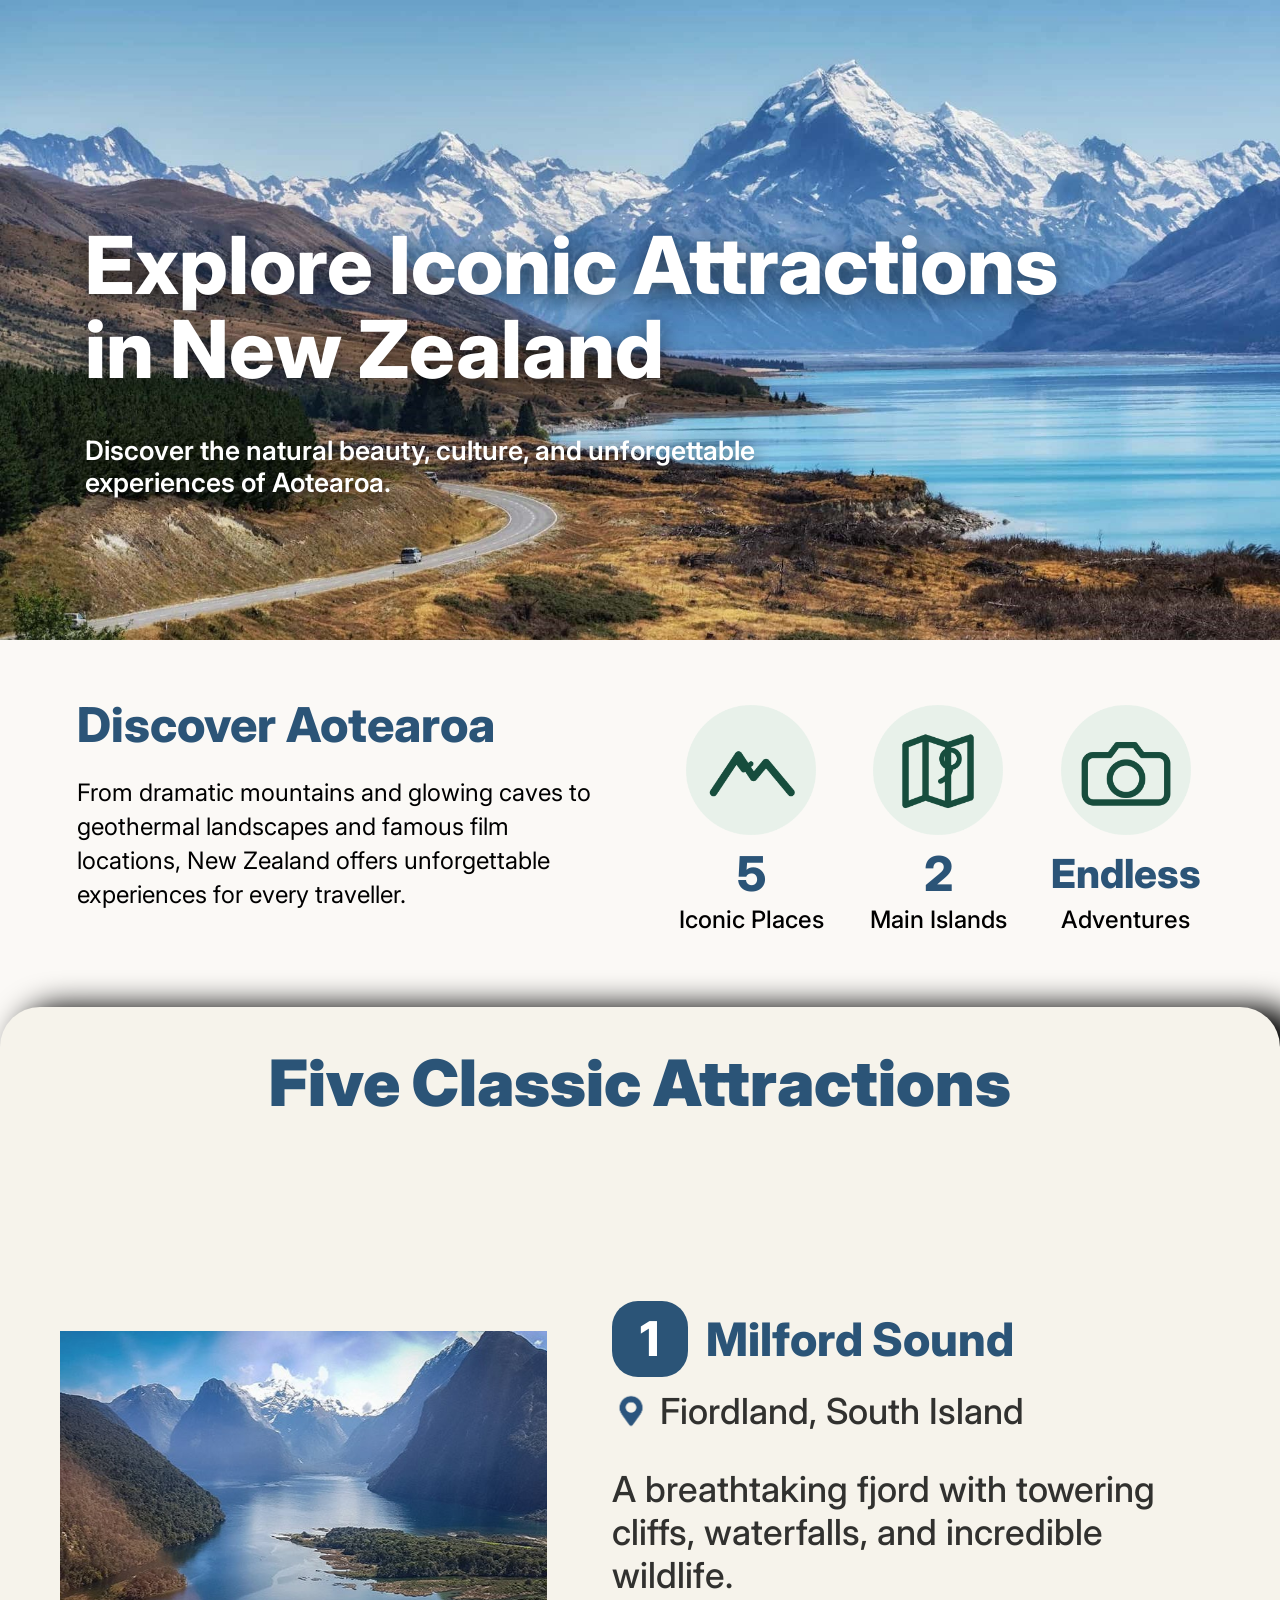
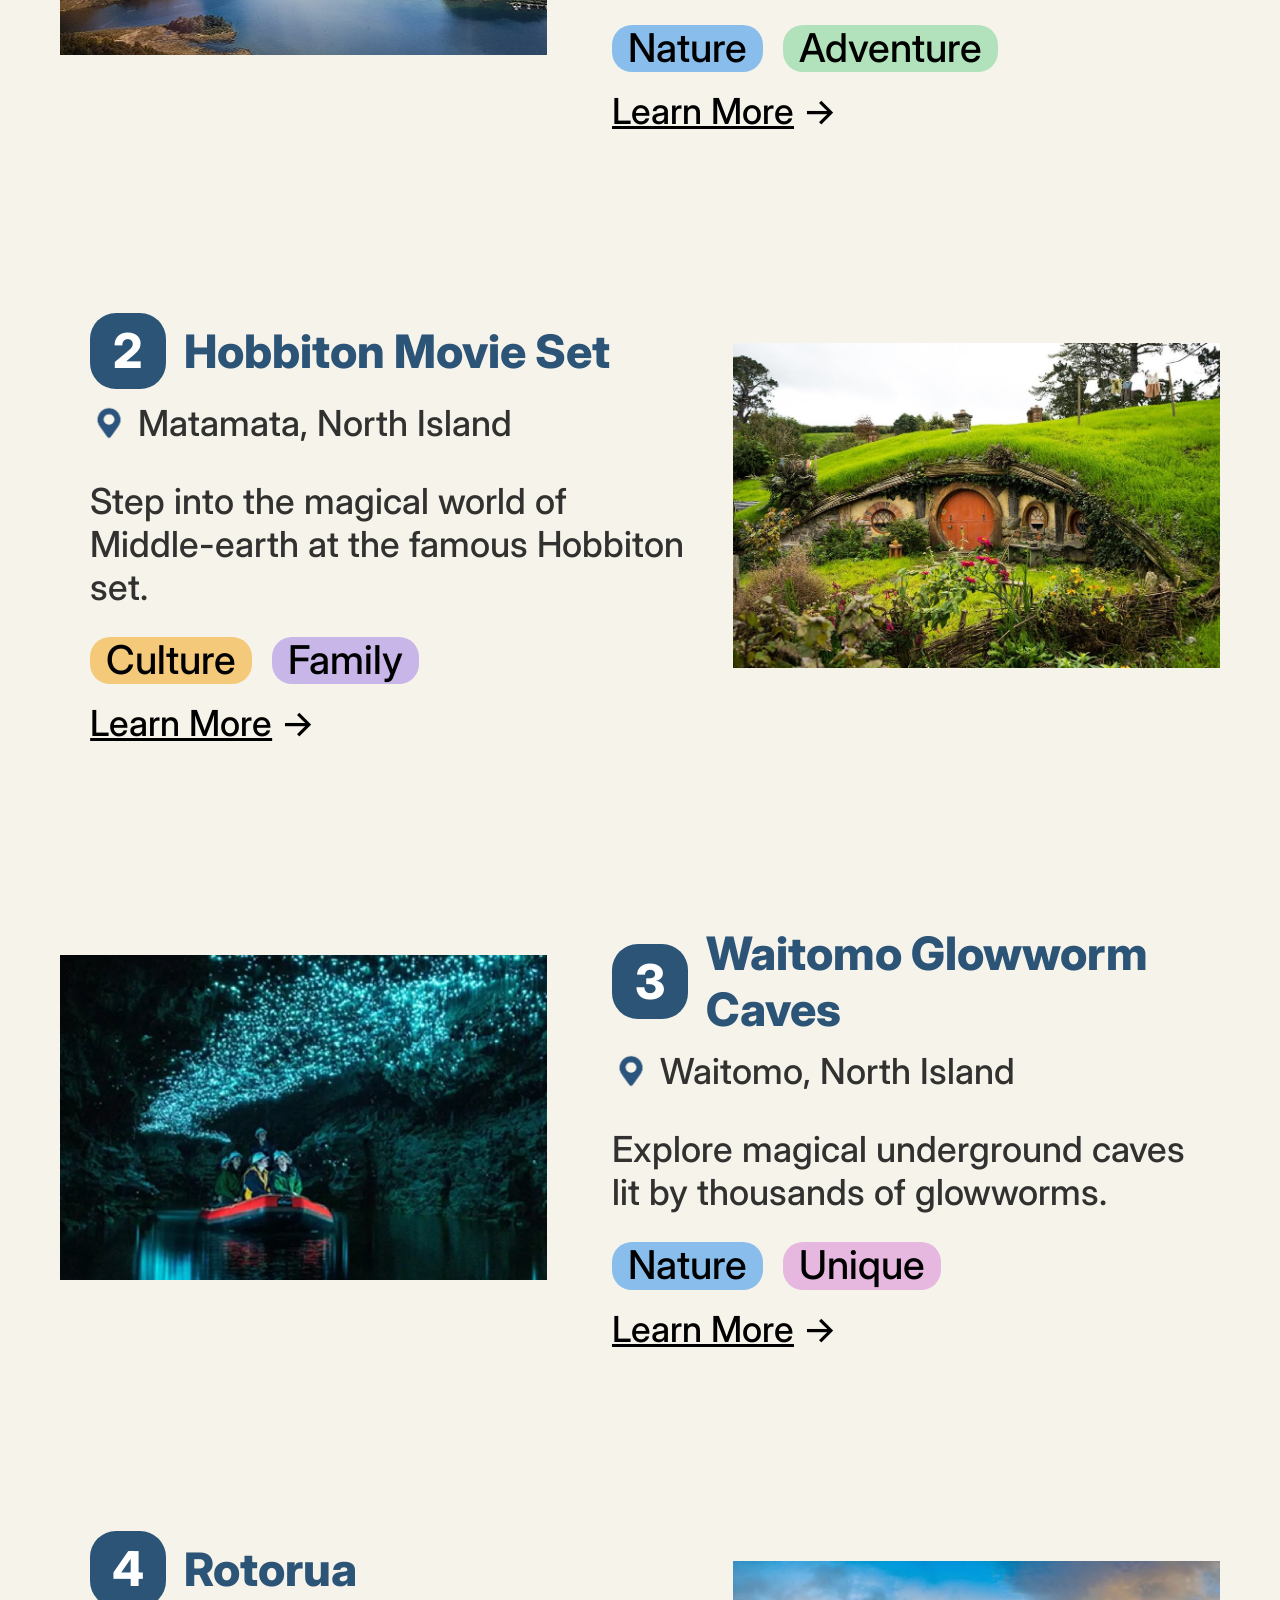
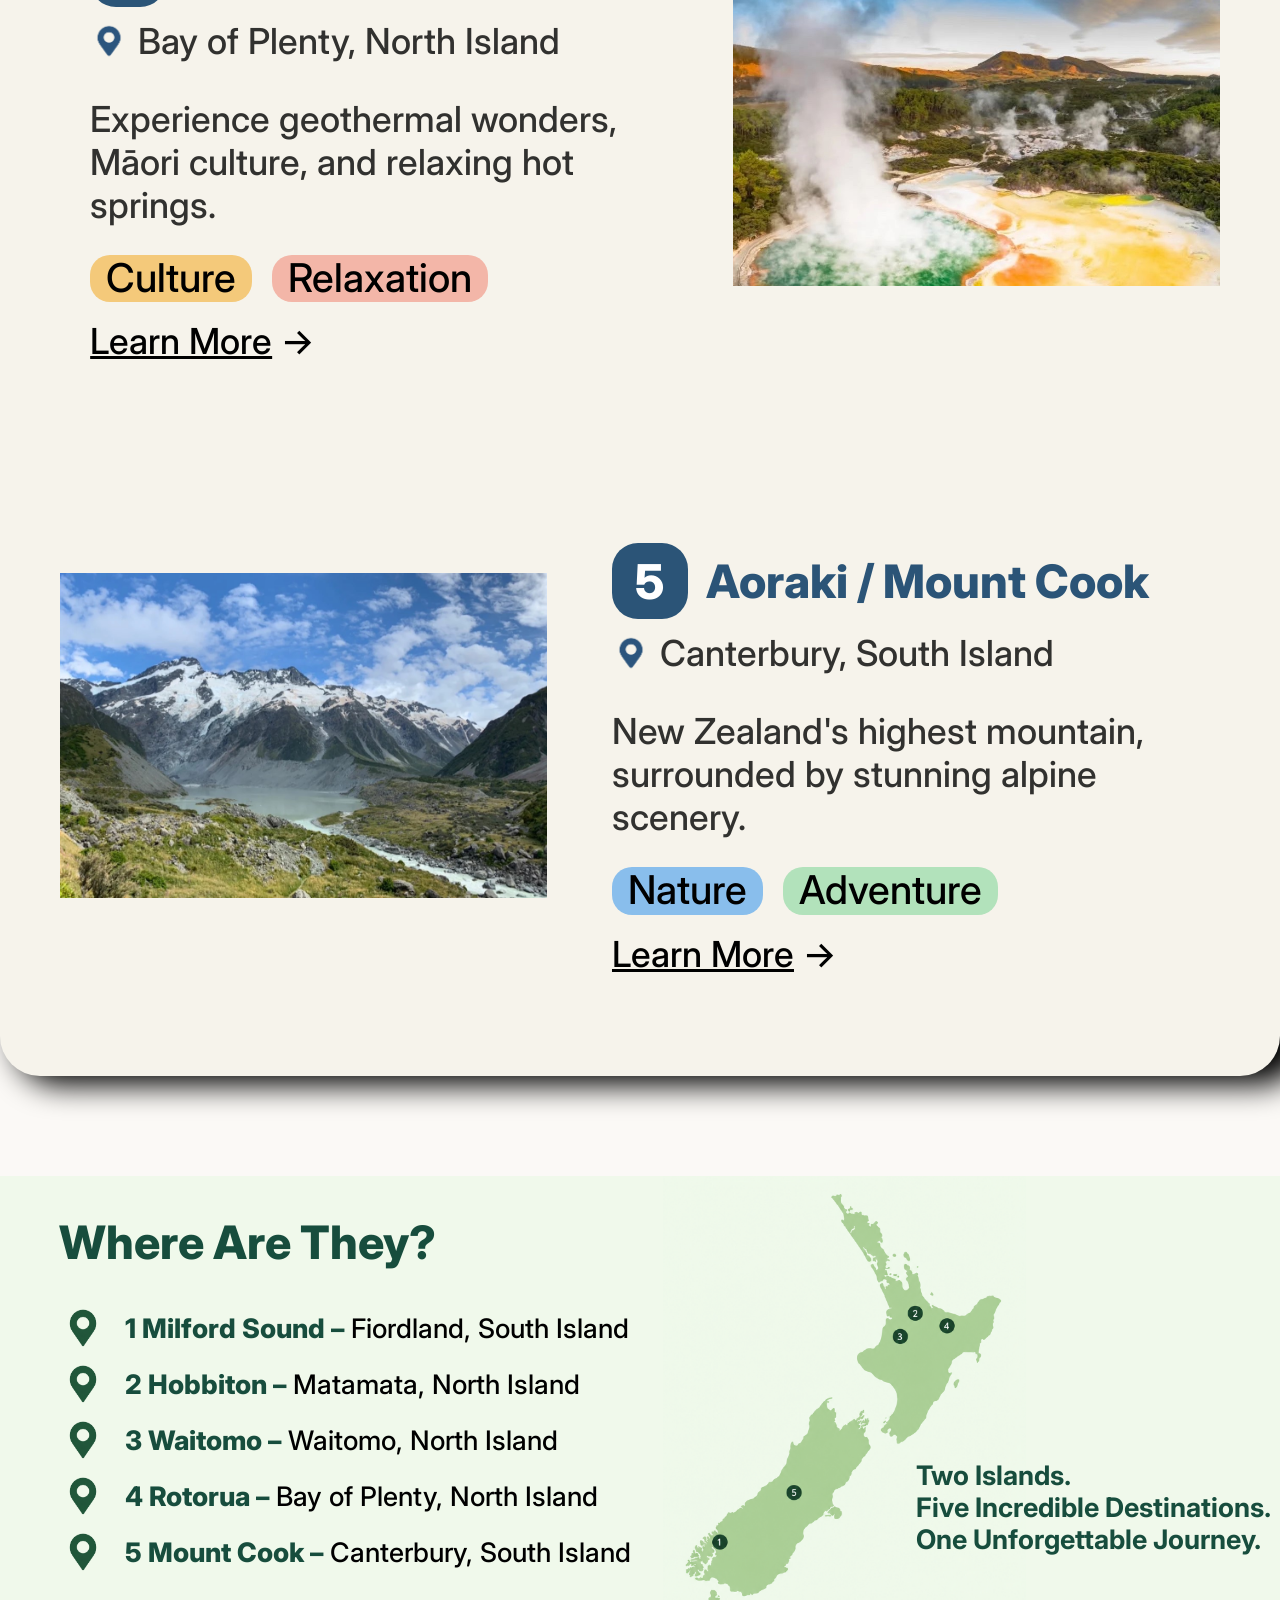
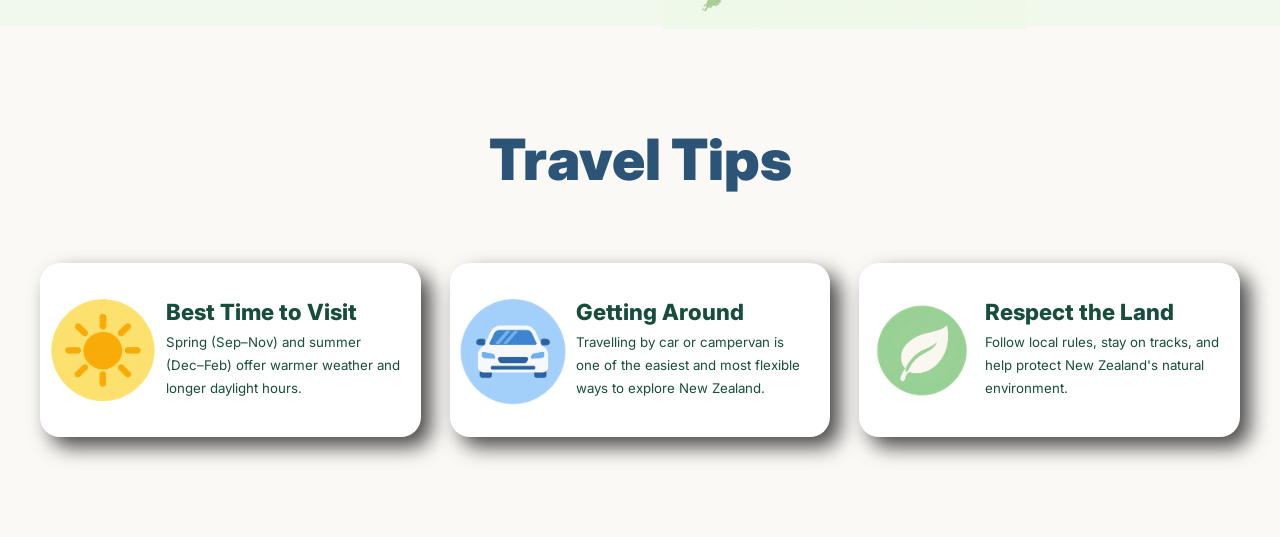
<file: index.html>
<!DOCTYPE html>
<html lang="en">

<head>
    <meta charset="UTF-8">
    <meta name="viewport" content="width=device-width, initial-scale=1.0">

    <title>Explore Iconic Attractions in New Zealand</title>

    <link rel="preconnect" href="https://fonts.googleapis.com">
    <link rel="preconnect" href="https://fonts.gstatic.com" crossorigin>
    <link href="https://fonts.googleapis.com/css2?family=Inter:wght@400;500;600;800;900&display=swap" rel="stylesheet">
    
    <link rel="stylesheet" href="style.css">
</head>

<body>

    <!-- Hero Section -->
    <section class="hero-section">

        <h1 class="hero-title">
            <span>Explore Iconic Attractions</span>
            <span>in New Zealand</span>
        </h1>

        <p class="hero-subtitle">
            Discover the natural beauty, culture, and unforgettable
            experiences of Aotearoa.
        </p>

    </section>


    <!-- Discover Section -->
    <section class="discover-section">

        <div class="discover-content">

            <div class="discover-text">

                <h2>Discover Aotearoa</h2>

                <p>
                    From dramatic mountains and glowing caves
                    to geothermal landscapes and famous film
                    locations, New Zealand offers unforgettable
                    experiences for every traveller.
                </p>

            </div>


            <div class="discover-stats">

                <div class="stat-item">
                    <img src="image/mountain.png" alt="Mountain icon">

                    <p class="stat-number">5</p>

                    <p class="stat-label">
                        Iconic Places
                    </p>
                </div>

                <div class="stat-item">
                    <img src="image/map.png" alt="Map icon">

                    <p class="stat-number">2</p>

                    <p class="stat-label">
                        Main Islands
                    </p>
                </div>

                <div class="stat-item">
                    <img src="image/camera.png" alt="Camera icon">

                    <p class="stat-number stat-endless">Endless</p>

                    <p class="stat-label">
                        Adventures
                    </p>
                </div>

            </div>

        </div>

    </section>


    <!-- Attractions Section -->
    <section class="attractions-section" id="attractions">

        <h2 class="attractions-title">
            Five Classic Attractions
        </h2>
    
        <!-- Place 1 -->
        <div class="place place-one">

            <img
                class="place-image"
                src="image/Milford-Sound.jpg"
                alt="Milford Sound"
            >

            <div class="place-info">

                <div class="place-heading">

                    <div class="place-number">
                        1
                    </div>

                    <h3>
                        Milford Sound
                    </h3>

                </div>

                <div class="place-location">

                    <img
                        src="image/blue-location-image.png"
                        alt="Location icon"
                    >

                    <p>
                        Fiordland, South Island
                    </p>

                </div>

                <p class="place-description">
                    A breathtaking fjord with towering
                    cliffs, waterfalls, and incredible
                    wildlife.
                </p>

                <div class="place-tags">

                    <span class="tag tag-nature">
                        Nature
                    </span>

                    <span class="tag tag-adventure">
                        Adventure
                    </span>

                </div>

                <a class="learn-more" href="milford.html">
                    <span>Learn More</span> →
                </a>

            </div>

        </div>

        <!-- Place 2 -->
        <div class="place place-two">

            <div class="place-info">

                <div class="place-heading">

                    <div class="place-number">
                        2
                    </div>

                    <h3>
                        Hobbiton Movie Set
                    </h3>

                </div>

                <div class="place-location">

                    <img
                        src="image/blue-location-image.png"
                        alt="Location icon"
                    >

                    <p>
                        Matamata, North Island
                    </p>

                </div>

                <p class="place-description">
                    Step into the magical world of Middle-earth
                    at the famous Hobbiton set.
                </p>

                <div class="place-tags">

                    <span class="tag tag-culture">
                        Culture
                    </span>

                    <span class="tag tag-family">
                        Family
                    </span>

                </div>

                <a class="learn-more" href="hobbiton.html">
                    <span>Learn More</span> →
                </a>

            </div>

            <img
                class="place-image"
                src="image/Hobbiton-Movie-Set.jpg"
                alt="Hobbiton Movie Set"
            >

        </div>

        <!-- Place 3 -->
        <div class="place place-three">

            <img
                class="place-image"
                src="image/Waitomo-Glowworm-Caves.jpg"
                alt="Waitomo Glowworm Caves"
            >

            <div class="place-info">

                <div class="place-heading">

                    <div class="place-number">
                        3
                    </div>

                    <h3>
                        Waitomo Glowworm Caves
                    </h3>

                </div>

                <div class="place-location">

                    <img
                        src="image/blue-location-image.png"
                        alt="Location icon"
                    >

                    <p>
                        Waitomo, North Island
                    </p>

                </div>

                <p class="place-description">
                    Explore magical underground caves lit
                    by thousands of glowworms.
                </p>

                <div class="place-tags">

                    <span class="tag tag-nature">
                        Nature
                    </span>

                    <span class="tag tag-unique">
                        Unique
                    </span>

                </div>

                <a class="learn-more" href="waitomo.html">
                    <span>Learn More</span> →
                </a>

            </div>

        </div>

        <!-- Place 4 -->
        <div class="place place-four">

            <div class="place-info">

                <div class="place-heading">

                    <div class="place-number">
                        4
                    </div>

                    <h3>
                        Rotorua
                    </h3>

                </div>

                <div class="place-location">

                    <img
                        src="image/blue-location-image.png"
                        alt="Location icon"
                    >

                    <p>
                        Bay of Plenty, North Island
                    </p>

                </div>

                <p class="place-description">
                    Experience geothermal wonders, Māori culture,
                    and relaxing hot springs.
                </p>

                <div class="place-tags">

                    <span class="tag tag-culture">
                        Culture
                    </span>

                    <span class="tag tag-relaxation">
                        Relaxation
                    </span>

                </div>

                <a class="learn-more" href="rotorua.html">
                    <span>Learn More</span> →
                </a>

            </div>

            <img
                class="place-image"
                src="image/Rotorua.jpg"
                alt="Rotorua geothermal area"
            >

        </div>

        <!-- Place 5 -->
        <div class="place place-five">

            <img
                class="place-image"
                src="image/Mount-Cook.jpg"
                alt="Aoraki Mount Cook"
            >

            <div class="place-info">

                <div class="place-heading">

                    <div class="place-number">
                        5
                    </div>

                    <h3>
                        Aoraki / Mount Cook
                    </h3>

                </div>

                <div class="place-location">

                    <img
                        src="image/blue-location-image.png"
                        alt="Location icon"
                    >

                    <p>
                        Canterbury, South Island
                    </p>

                </div>

                <p class="place-description">
                    New Zealand's highest mountain, surrounded by
                    stunning alpine scenery.
                </p>

                <div class="place-tags">

                    <span class="tag tag-nature">
                        Nature
                    </span>

                    <span class="tag tag-adventure">
                        Adventure
                    </span>

                </div>

                <a class="learn-more" href="mount-cook.html">
                    <span>Learn More</span> →
                </a>

            </div>

        </div>

    </section>


    <!-- Where Are They Section -->
    <section class="location-section">

        <div class="location-content">

            <!-- Left side -->
            <div class="location-list">

                <h2>Where Are They?</h2>

                <div class="location-item">
                    <img src="image/green-location-image.png" alt="Location icon">

                    <p>
                        <strong>1 Milford Sound –</strong>
                        <span>Fiordland, South Island</span>
                    </p>
                </div>

                <div class="location-item">
                    <img src="image/green-location-image.png" alt="Location icon">

                    <p>
                        <strong>2 Hobbiton –</strong>
                        <span>Matamata, North Island</span>
                    </p>
                </div>

                <div class="location-item">
                    <img src="image/green-location-image.png" alt="Location icon">

                    <p>
                        <strong>3 Waitomo –</strong>
                        <span>Waitomo, North Island</span>
                    </p>
                </div>

                <div class="location-item">
                    <img src="image/green-location-image.png" alt="Location icon">

                    <p>
                        <strong>4 Rotorua –</strong>
                        <span>Bay of Plenty, North Island</span>
                    </p>
                </div>

                <div class="location-item">
                    <img src="image/green-location-image.png" alt="Location icon">

                    <p>
                        <strong>5 Mount Cook –</strong>
                        <span>Canterbury, South Island</span>
                    </p>
                </div>

            </div>


            <!-- Right side -->
            <div class="location-map-area">

                <img
                    class="all-places-map"
                    src="image/map-for-all-places.png"
                    alt="Map showing five New Zealand attractions"
                >

                <p class="location-slogan">
                    Two Islands.<br>
                    Five Incredible Destinations.<br>
                    One Unforgettable Journey.
                </p>

            </div>

        </div>

    </section>


    <!-- Travel Tips Section -->
    <section class="travel-tips-section">

        <h2 class="travel-tips-title">Travel Tips</h2>

        <div class="travel-tips-cards">

            <!-- Best Time to Visit -->
            <div class="travel-tip-card">

                <img
                    src="image/sun-image.png"
                    alt="Sun icon"
                    class="travel-tip-icon"
                >

                <div class="travel-tip-text">
                    <h3>Best Time to Visit</h3>

                    <p>
                        Spring (Sep–Nov) and summer
                        (Dec–Feb) offer warmer weather
                        and longer daylight hours.
                    </p>
                </div>

            </div>


            <!-- Getting Around -->
            <div class="travel-tip-card">

                <img
                    src="image/car-image.png"
                    alt="Car icon"
                    class="travel-tip-icon"
                >

                <div class="travel-tip-text">
                    <h3>Getting Around</h3>

                    <p>
                        Travelling by car or campervan is
                        one of the easiest and most flexible
                        ways to explore New Zealand.
                    </p>
                </div>

            </div>


            <!-- Respect the Land -->
            <div class="travel-tip-card">

                <img
                    src="image/leaf-image.png"
                    alt="Leaf icon"
                    class="travel-tip-icon"
                >

                <div class="travel-tip-text">
                    <h3>Respect the Land</h3>

                    <p>
                        Follow local rules, stay on tracks,
                        and help protect New Zealand's
                        natural environment.
                    </p>
                </div>

            </div>

        </div>

    </section>

</body>

</html>
</file>
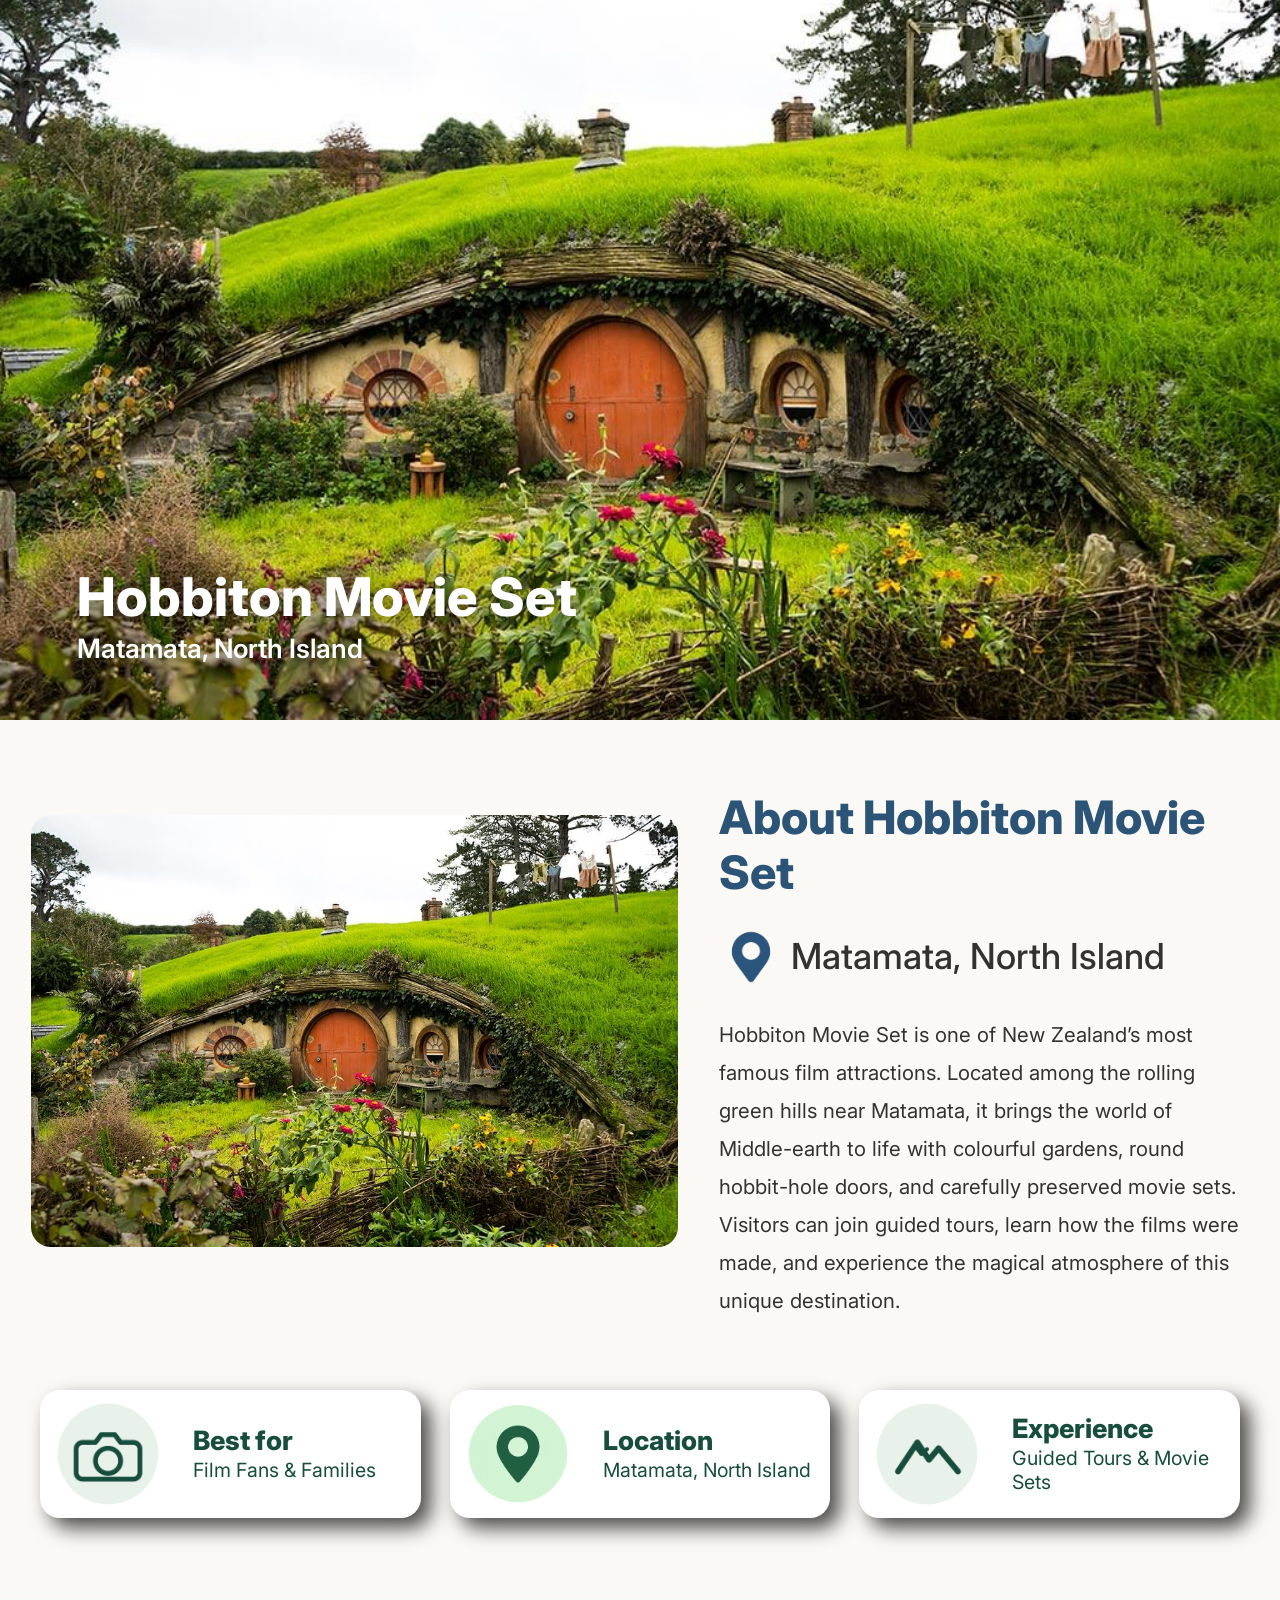
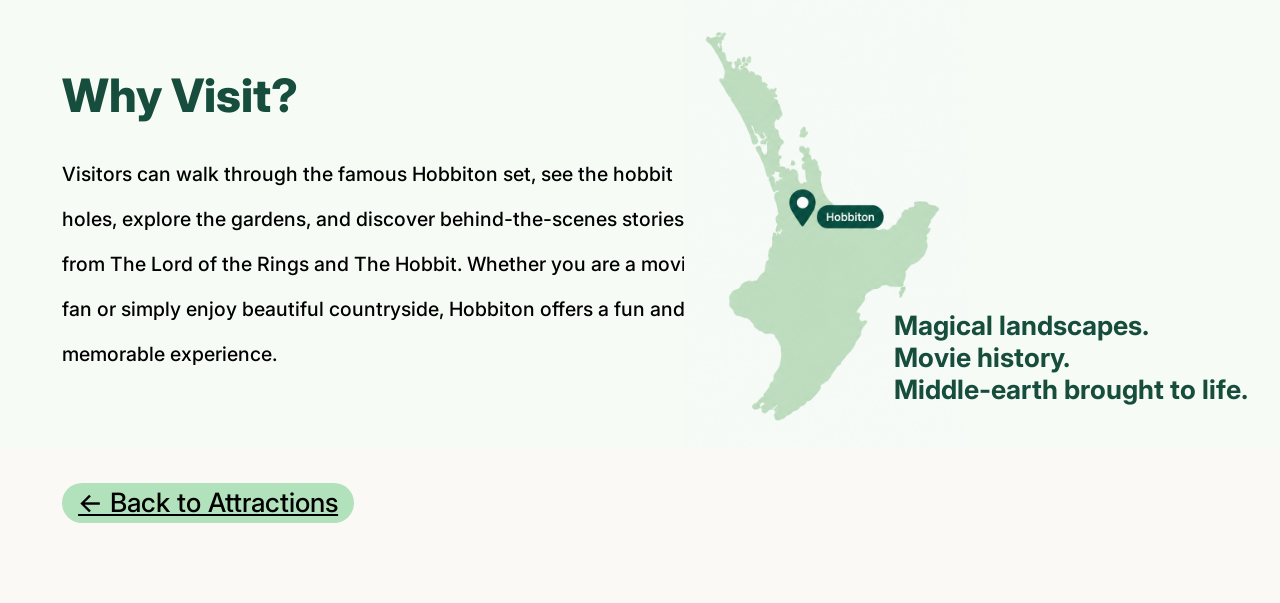
<file: hobbiton.html>
<!DOCTYPE html>
<html lang="en">

<head>
    <meta charset="UTF-8">
    <meta name="viewport" content="width=device-width, initial-scale=1.0">

    <title>Hobbiton Movie Set</title>

    <link rel="stylesheet" href="style.css">

    <link
        href="https://fonts.googleapis.com/css2?family=Inter:wght@400;500;600;800;900&display=swap"
        rel="stylesheet"
    >
</head>

<body>

    <!-- Hobbiton Hero Section -->
    <section class="detail-hero">

        <img
            src="image/Hobbiton-Movie-Set.jpg"
            alt="Hobbiton Movie Set"
            class="detail-hero-image"
        >

        <div class="detail-hero-text">
            <h1>Hobbiton Movie Set</h1>
            <p>Matamata, North Island</p>
        </div>

    </section>


    <!-- About Hobbiton Movie Set -->
    <section class="detail-about">

        <img
            class="detail-about-image"
            src="image/Hobbiton-Movie-Set.jpg"
            alt="Hobbiton Movie Set"
        >

        <div class="detail-about-content">

            <h2>About Hobbiton Movie Set</h2>

            <div class="detail-about-location">

                <img
                    src="image/blue-location-image.png"
                    alt="Location icon"
                >

                <p>Matamata, North Island</p>

            </div>

            <p class="detail-about-description">
                Hobbiton Movie Set is one of New Zealand’s most
                famous film attractions. Located among the rolling
                green hills near Matamata, it brings the world of
                Middle-earth to life with colourful gardens, round
                hobbit-hole doors, and carefully preserved movie
                sets. Visitors can join guided tours, learn how the
                films were made, and experience the magical
                atmosphere of this unique destination.
            </p>

        </div>

    </section>


    <!-- Hobbiton Information Cards -->
    <section class="detail-info-cards">

        <div class="detail-info-card">

            <img
                src="image/camera.png"
                alt="Camera icon"
                class="detail-info-icon"
            >

            <div class="detail-info-text">
                <h3>Best for</h3>
                <p>Film Fans &amp; Families</p>
            </div>

        </div>


        <div class="detail-info-card">

            <img
                src="image/location.png"
                alt="Location icon"
                class="detail-info-icon"
            >

            <div class="detail-info-text">
                <h3>Location</h3>
                <p>Matamata, North Island</p>
            </div>

        </div>


        <div class="detail-info-card">

            <img
                src="image/mountain.png"
                alt="Mountain icon"
                class="detail-info-icon"
            >

            <div class="detail-info-text">
                <h3>Experience</h3>
                <p>Guided Tours &amp; Movie Sets</p>
            </div>

        </div>

    </section>


    <!-- Why Visit Section -->
    <section class="why-visit-section">

        <div class="why-visit-content">

            <div class="why-visit-text">

                <h2>Why Visit?</h2>

                <p>
                    Visitors can walk through the famous Hobbiton set,
                    see the hobbit holes, explore the gardens, and
                    discover behind-the-scenes stories from The Lord
                    of the Rings and The Hobbit. Whether you are a
                    movie fan or simply enjoy beautiful countryside,
                    Hobbiton offers a fun and memorable experience.
                </p>

            </div>


            <div class="why-visit-map-area">

                <img
                    src="image/map-for-Hobbiton-Movie-Set.png"
                    alt="Map showing Hobbiton Movie Set"
                    class="why-visit-map hobbiton-map"
                >

                <p class="why-visit-slogan">
                    Magical landscapes.<br>
                    Movie history.<br>
                    Middle-earth brought to life.
                </p>

            </div>

        </div>

    </section>


    <!-- Back to Attractions -->
    <div class="back-button-container">

        <a class="back-to-attractions" href="index.html#attractions">
            ← Back to Attractions
        </a>

    </div>

</body>

</html>
</file>
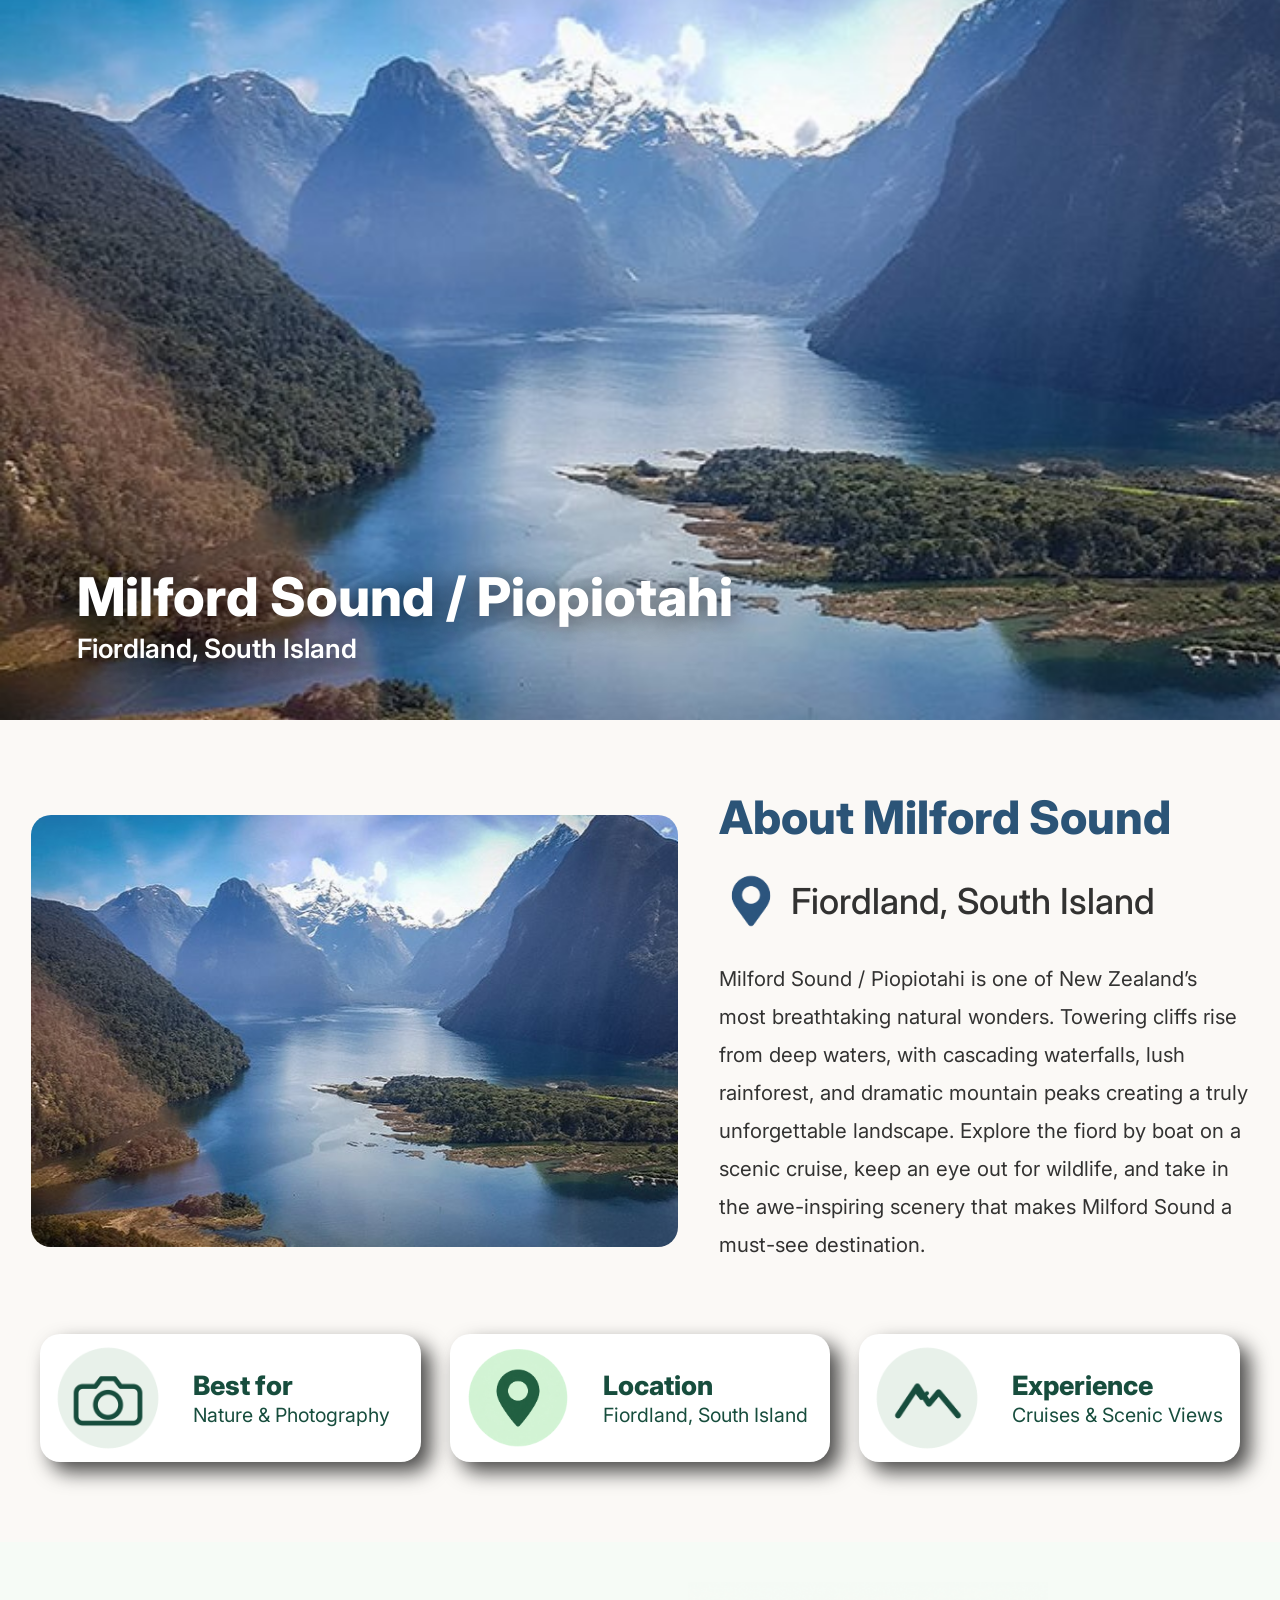
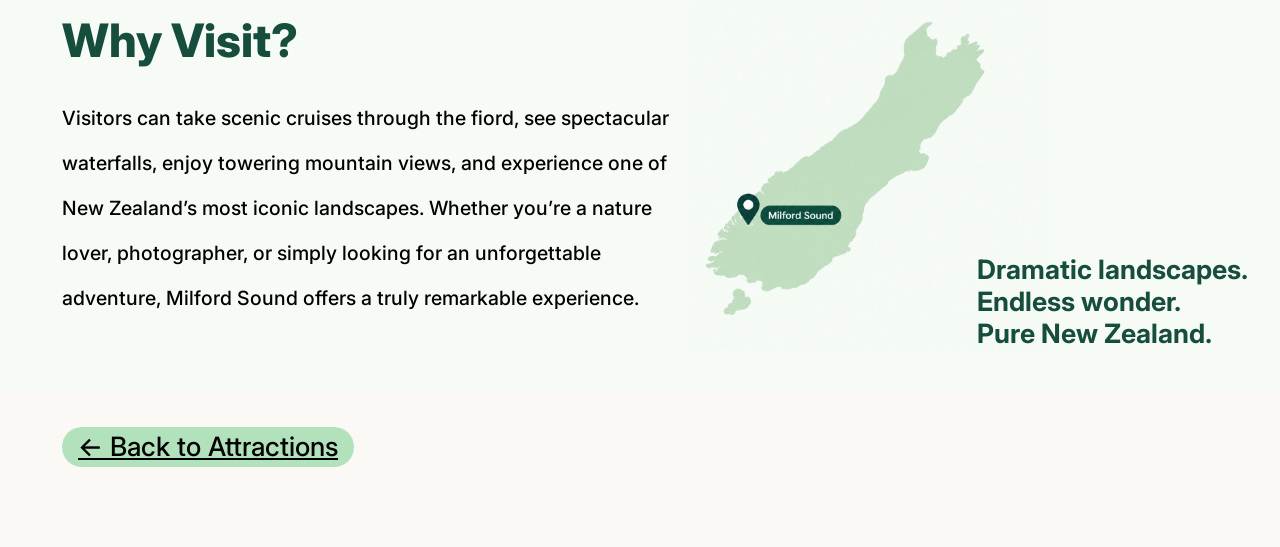
<file: milford.html>
<!DOCTYPE html>
<html lang="en">

<head>
    <meta charset="UTF-8">
    <meta name="viewport" content="width=device-width, initial-scale=1.0">
    <title>Milford Sound / Piopiotahi</title>

    <link rel="stylesheet" href="style.css">

    <link
        href="https://fonts.googleapis.com/css2?family=Inter:wght@400;500;600;800&display=swap"
        rel="stylesheet"
    >
</head>

<body>

    <!-- Milford Sound Hero Section -->
    <section class="detail-hero milford-hero">

        <img
            src="image/Milford-Sound.jpg"
            alt="Milford Sound"
            class="detail-hero-image"
        >

        <div class="detail-hero-text">

            <h1>
                Milford Sound / Piopiotahi
            </h1>

            <p>
                Fiordland, South Island
            </p>

        </div>

    </section>



    <!-- About Milford Sound Section -->
    <section class="detail-about">

        <!-- Left image -->
        <img
            class="detail-about-image"
            src="image/Milford-Sound.jpg"
            alt="Milford Sound"
        >

        <!-- Right content -->
        <div class="detail-about-content">

            <h2>About Milford Sound</h2>

            <div class="detail-about-location">

                <img
                    src="image/blue-location-image.png"
                    alt="Location icon"
                >

                <p>Fiordland, South Island</p>

            </div>

            <p class="detail-about-description">
                Milford Sound / Piopiotahi is one of New Zealand’s
                most breathtaking natural wonders. Towering cliffs
                rise from deep waters, with cascading waterfalls,
                lush rainforest, and dramatic mountain peaks
                creating a truly unforgettable landscape. Explore the
                fiord by boat on a scenic cruise, keep an eye out for
                wildlife, and take in the awe-inspiring scenery that
                makes Milford Sound a must-see destination.
            </p>

        </div>

    </section>



    <!-- Milford Sound Information Cards -->
    <section class="detail-info-cards">

        <!-- Best for -->
        <div class="detail-info-card">

            <img
                src="image/camera.png"
                alt="Camera icon"
                class="detail-info-icon"
            >

            <div class="detail-info-text">
                <h3>Best for</h3>
                <p>Nature & Photography</p>
            </div>

        </div>


        <!-- Location -->
        <div class="detail-info-card">

            <img
                src="image/location.png"
                alt="Location icon"
                class="detail-info-icon"
            >

            <div class="detail-info-text">
                <h3>Location</h3>
                <p>Fiordland, South Island</p>
            </div>

        </div>


        <!-- Experience -->
        <div class="detail-info-card">

            <img
                src="image/mountain.png"
                alt="Mountain icon"
                class="detail-info-icon"
            >

            <div class="detail-info-text">
                <h3>Experience</h3>
                <p>Cruises &amp; Scenic Views</p>
            </div>

        </div>

    </section>



    <!-- Why Visit Section -->
    <section class="why-visit-section">

        <div class="why-visit-content">

            <!-- Left content -->
            <div class="why-visit-text">

                <h2>Why Visit?</h2>

                <p>
                    Visitors can take scenic cruises through the fiord,
                    see spectacular waterfalls, enjoy towering mountain
                    views, and experience one of New Zealand’s most iconic
                    landscapes. Whether you’re a nature lover, photographer,
                    or simply looking for an unforgettable adventure, Milford
                    Sound offers a truly remarkable experience.
                </p>

            </div>


            <!-- Right map -->
            <div class="why-visit-map-area">

                <img
                    src="image/map-for-Milford-Sound.png"
                    alt="Map showing Milford Sound"
                    class="why-visit-map milford-map"
                >

                <p class="why-visit-slogan">
                    Dramatic landscapes.<br>
                    Endless wonder.<br>
                    Pure New Zealand.
                </p>

            </div>

        </div>

    </section>



    <!-- Back to Attractions Button -->
    <div class="back-button-container">

        <a class="back-to-attractions" href="index.html#attractions">
            ← Back to Attractions
        </a>

    </div>

</body>

</html>
</file>
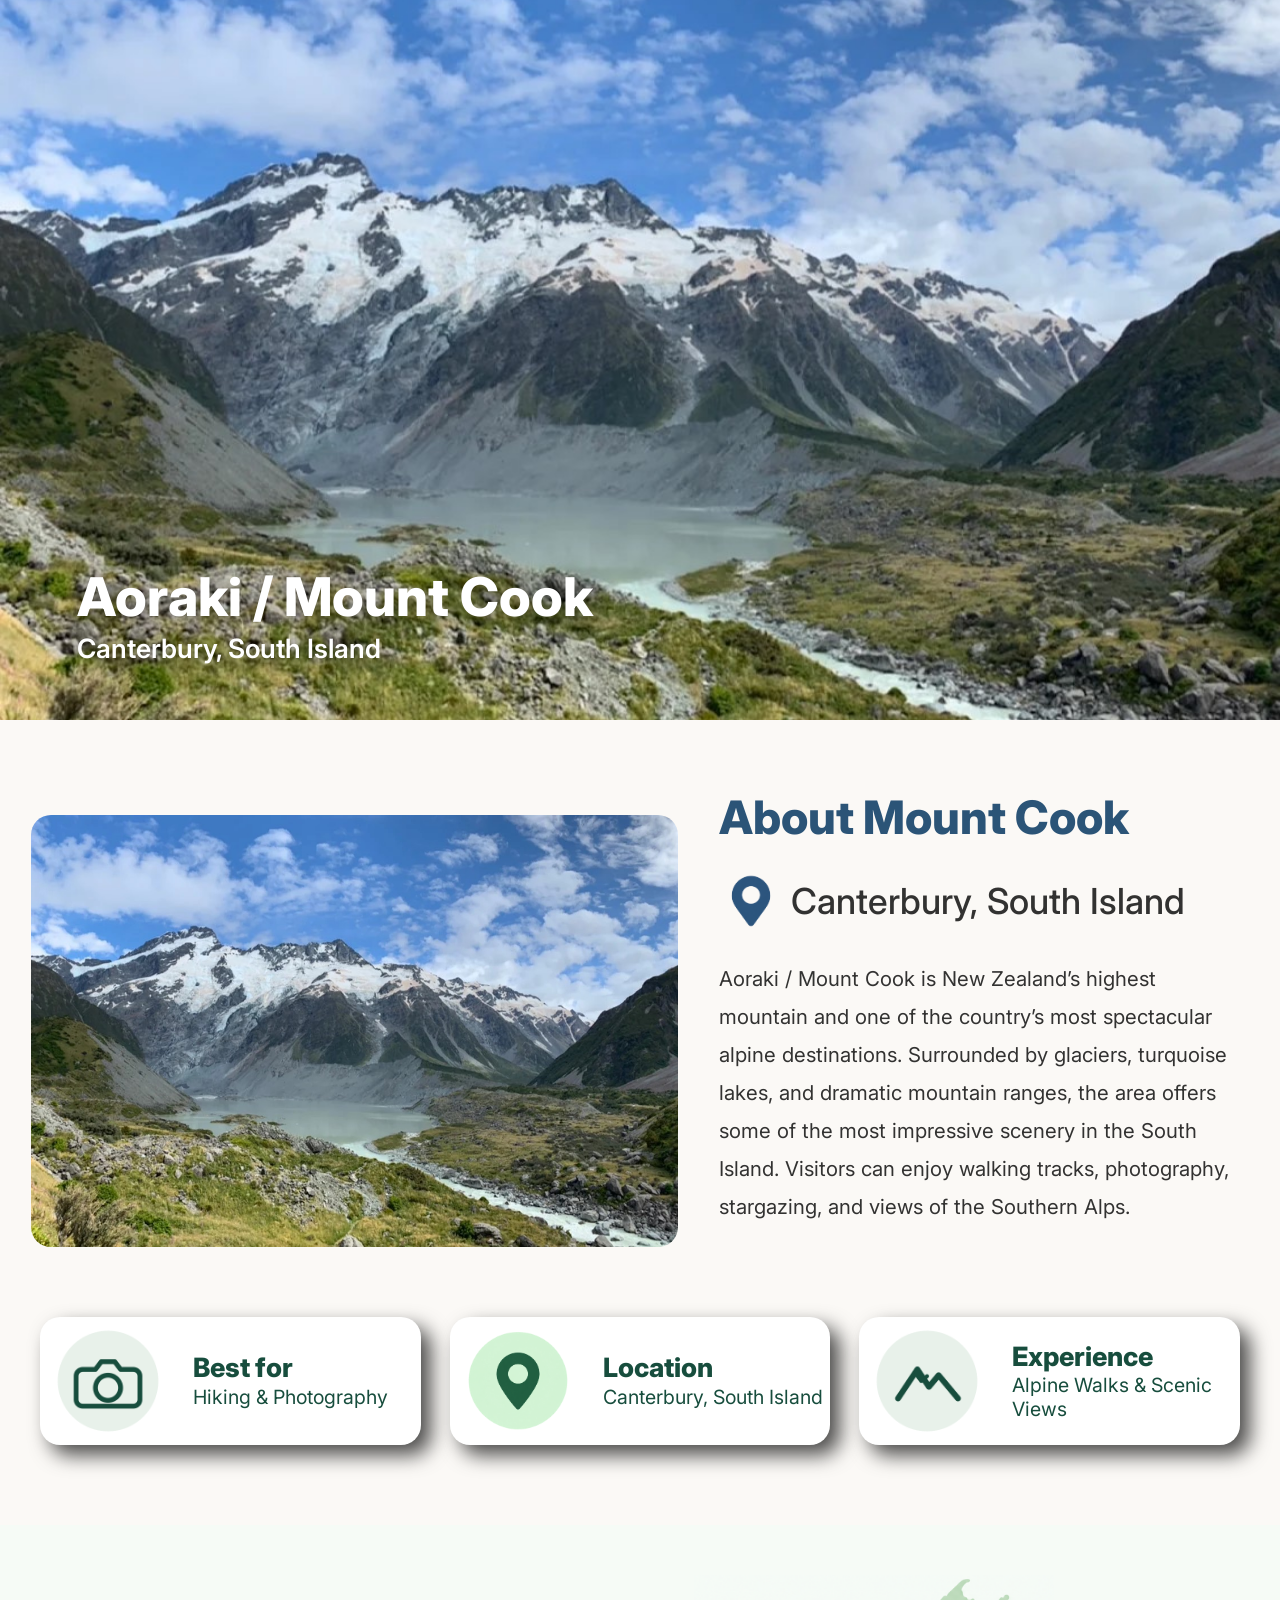
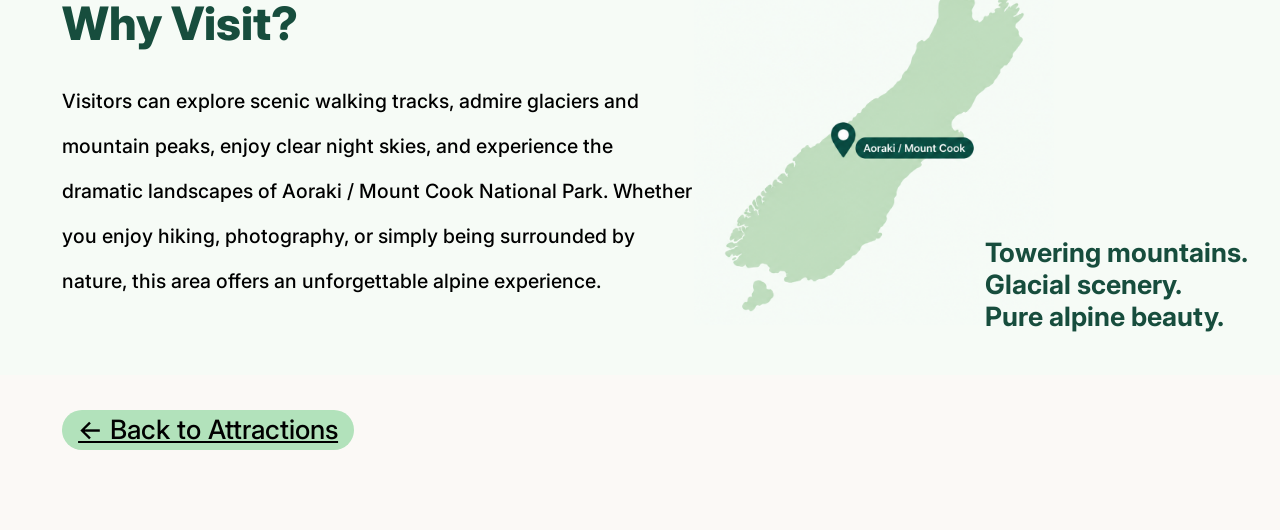
<file: mount-cook.html>
<!DOCTYPE html>
<html lang="en">

<head>
    <meta charset="UTF-8">
    <meta name="viewport" content="width=device-width, initial-scale=1.0">

    <title>Aoraki / Mount Cook</title>

    <link rel="stylesheet" href="style.css">

    <link
        href="https://fonts.googleapis.com/css2?family=Inter:wght@400;500;600;800;900&display=swap"
        rel="stylesheet"
    >
</head>

<body>

    <!-- Mount Cook Hero Section -->
    <section class="detail-hero">

        <img
            src="image/Mount-Cook.jpg"
            alt="Aoraki Mount Cook"
            class="detail-hero-image"
        >

        <div class="detail-hero-text">
            <h1>Aoraki / Mount Cook</h1>
            <p>Canterbury, South Island</p>
        </div>

    </section>


    <!-- About Mount Cook -->
    <section class="detail-about">

        <img
            class="detail-about-image"
            src="image/Mount-Cook.jpg"
            alt="Aoraki Mount Cook"
        >

        <div class="detail-about-content">

            <h2>About Mount Cook</h2>

            <div class="detail-about-location">

                <img
                    src="image/blue-location-image.png"
                    alt="Location icon"
                >

                <p>Canterbury, South Island</p>

            </div>

            <p class="detail-about-description">
                Aoraki / Mount Cook is New Zealand’s highest
                mountain and one of the country’s most spectacular
                alpine destinations. Surrounded by glaciers,
                turquoise lakes, and dramatic mountain ranges, the
                area offers some of the most impressive scenery in
                the South Island. Visitors can enjoy walking tracks,
                photography, stargazing, and views of the Southern
                Alps.
            </p>

        </div>

    </section>


    <!-- Mount Cook Information Cards -->
    <section class="detail-info-cards">

        <div class="detail-info-card">

            <img
                src="image/camera.png"
                alt="Camera icon"
                class="detail-info-icon"
            >

            <div class="detail-info-text">
                <h3>Best for</h3>
                <p>Hiking &amp; Photography</p>
            </div>

        </div>


        <div class="detail-info-card">

            <img
                src="image/location.png"
                alt="Location icon"
                class="detail-info-icon"
            >

            <div class="detail-info-text">
                <h3>Location</h3>
                <p>Canterbury, South Island</p>
            </div>

        </div>


        <div class="detail-info-card">

            <img
                src="image/mountain.png"
                alt="Mountain icon"
                class="detail-info-icon"
            >

            <div class="detail-info-text">
                <h3>Experience</h3>
                <p>Alpine Walks &amp; Scenic Views</p>
            </div>

        </div>

    </section>


    <!-- Why Visit Section -->
    <section class="why-visit-section">

        <div class="why-visit-content">

            <div class="why-visit-text">

                <h2>Why Visit?</h2>

                <p>
                    Visitors can explore scenic walking tracks,
                    admire glaciers and mountain peaks, enjoy clear
                    night skies, and experience the dramatic
                    landscapes of Aoraki / Mount Cook National Park.
                    Whether you enjoy hiking, photography, or simply
                    being surrounded by nature, this area offers an
                    unforgettable alpine experience.
                </p>

            </div>


            <div class="why-visit-map-area">

                <img
                    src="image/map-for-Mount-Cook.png"
                    alt="Map showing Aoraki Mount Cook"
                    class="why-visit-map mount-cook-map"
                >

                <p class="why-visit-slogan">
                    Towering mountains.<br>
                    Glacial scenery.<br>
                    Pure alpine beauty.
                </p>

            </div>

        </div>

    </section>


    <!-- Back to Attractions -->
    <div class="back-button-container">

        <a class="back-to-attractions" href="index.html#attractions">
            ← Back to Attractions
        </a>

    </div>

</body>

</html>
</file>
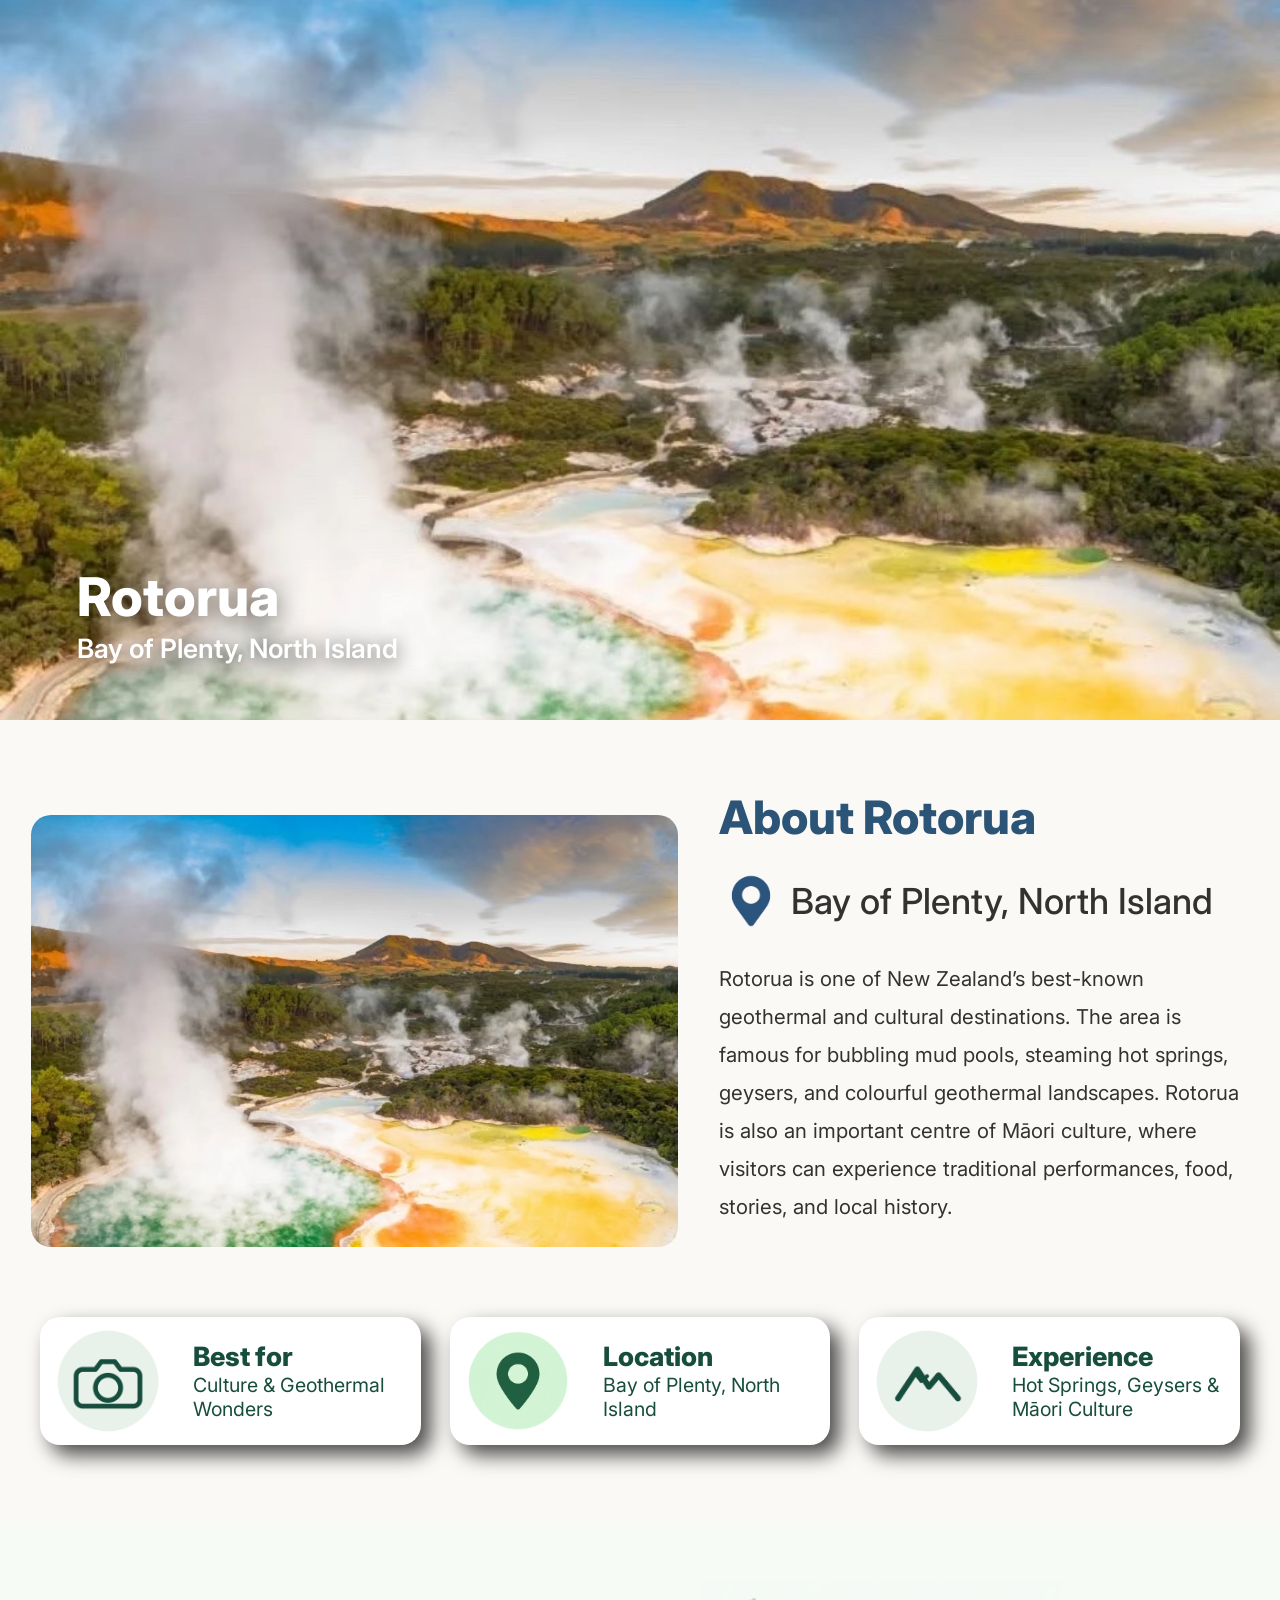
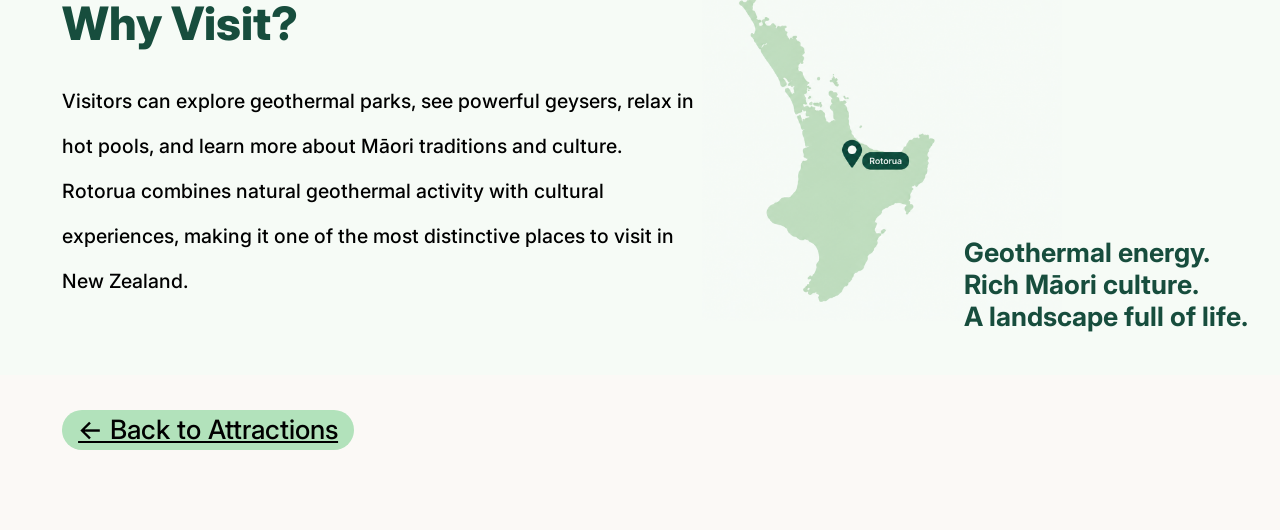
<file: rotorua.html>
<!DOCTYPE html>
<html lang="en">

<head>
    <meta charset="UTF-8">
    <meta name="viewport" content="width=device-width, initial-scale=1.0">

    <title>Rotorua</title>

    <link rel="stylesheet" href="style.css">

    <link
        href="https://fonts.googleapis.com/css2?family=Inter:wght@400;500;600;800;900&display=swap"
        rel="stylesheet"
    >
</head>

<body>

    <!-- Rotorua Hero Section -->
    <section class="detail-hero">

        <img
            src="image/Rotorua.jpg"
            alt="Rotorua"
            class="detail-hero-image"
        >

        <div class="detail-hero-text">
            <h1>Rotorua</h1>
            <p>Bay of Plenty, North Island</p>
        </div>

    </section>


    <!-- About Rotorua -->
    <section class="detail-about">

        <img
            class="detail-about-image"
            src="image/Rotorua.jpg"
            alt="Rotorua"
        >

        <div class="detail-about-content">

            <h2>About Rotorua</h2>

            <div class="detail-about-location">

                <img
                    src="image/blue-location-image.png"
                    alt="Location icon"
                >

                <p>Bay of Plenty, North Island</p>

            </div>

            <p class="detail-about-description">
                Rotorua is one of New Zealand’s best-known
                geothermal and cultural destinations. The area is
                famous for bubbling mud pools, steaming hot
                springs, geysers, and colourful geothermal
                landscapes. Rotorua is also an important centre of
                Māori culture, where visitors can experience
                traditional performances, food, stories, and local
                history.
            </p>

        </div>

    </section>


    <!-- Rotorua Information Cards -->
    <section class="detail-info-cards">

        <div class="detail-info-card">

            <img
                src="image/camera.png"
                alt="Camera icon"
                class="detail-info-icon"
            >

            <div class="detail-info-text">
                <h3>Best for</h3>
                <p>Culture &amp; Geothermal Wonders</p>
            </div>

        </div>


        <div class="detail-info-card">

            <img
                src="image/location.png"
                alt="Location icon"
                class="detail-info-icon"
            >

            <div class="detail-info-text">
                <h3>Location</h3>
                <p>Bay of Plenty, North Island</p>
            </div>

        </div>


        <div class="detail-info-card">

            <img
                src="image/mountain.png"
                alt="Mountain icon"
                class="detail-info-icon"
            >

            <div class="detail-info-text">
                <h3>Experience</h3>
                <p>Hot Springs, Geysers &amp; Māori Culture</p>
            </div>

        </div>

    </section>


    <!-- Why Visit Section -->
    <section class="why-visit-section">

        <div class="why-visit-content">

            <div class="why-visit-text">

                <h2>Why Visit?</h2>

                <p>
                    Visitors can explore geothermal parks, see powerful
                    geysers, relax in hot pools, and learn more about Māori
                    traditions and culture. Rotorua combines natural
                    geothermal activity with cultural experiences, making
                    it one of the most distinctive places to visit in
                    New Zealand.
                </p>

            </div>


            <div class="why-visit-map-area">

                <img
                    src="image/map-for-Rotorua.png"
                    alt="Map showing Rotorua"
                    class="why-visit-map rotorua-map"
                >

                <p class="why-visit-slogan">
                    Geothermal energy.<br>
                    Rich Māori culture.<br>
                    A landscape full of life.
                </p>

            </div>

        </div>

    </section>


    <!-- Back to Attractions -->
    <div class="back-button-container">

        <a class="back-to-attractions" href="index.html#attractions">
            ← Back to Attractions
        </a>

    </div>

</body>

</html>
</file>
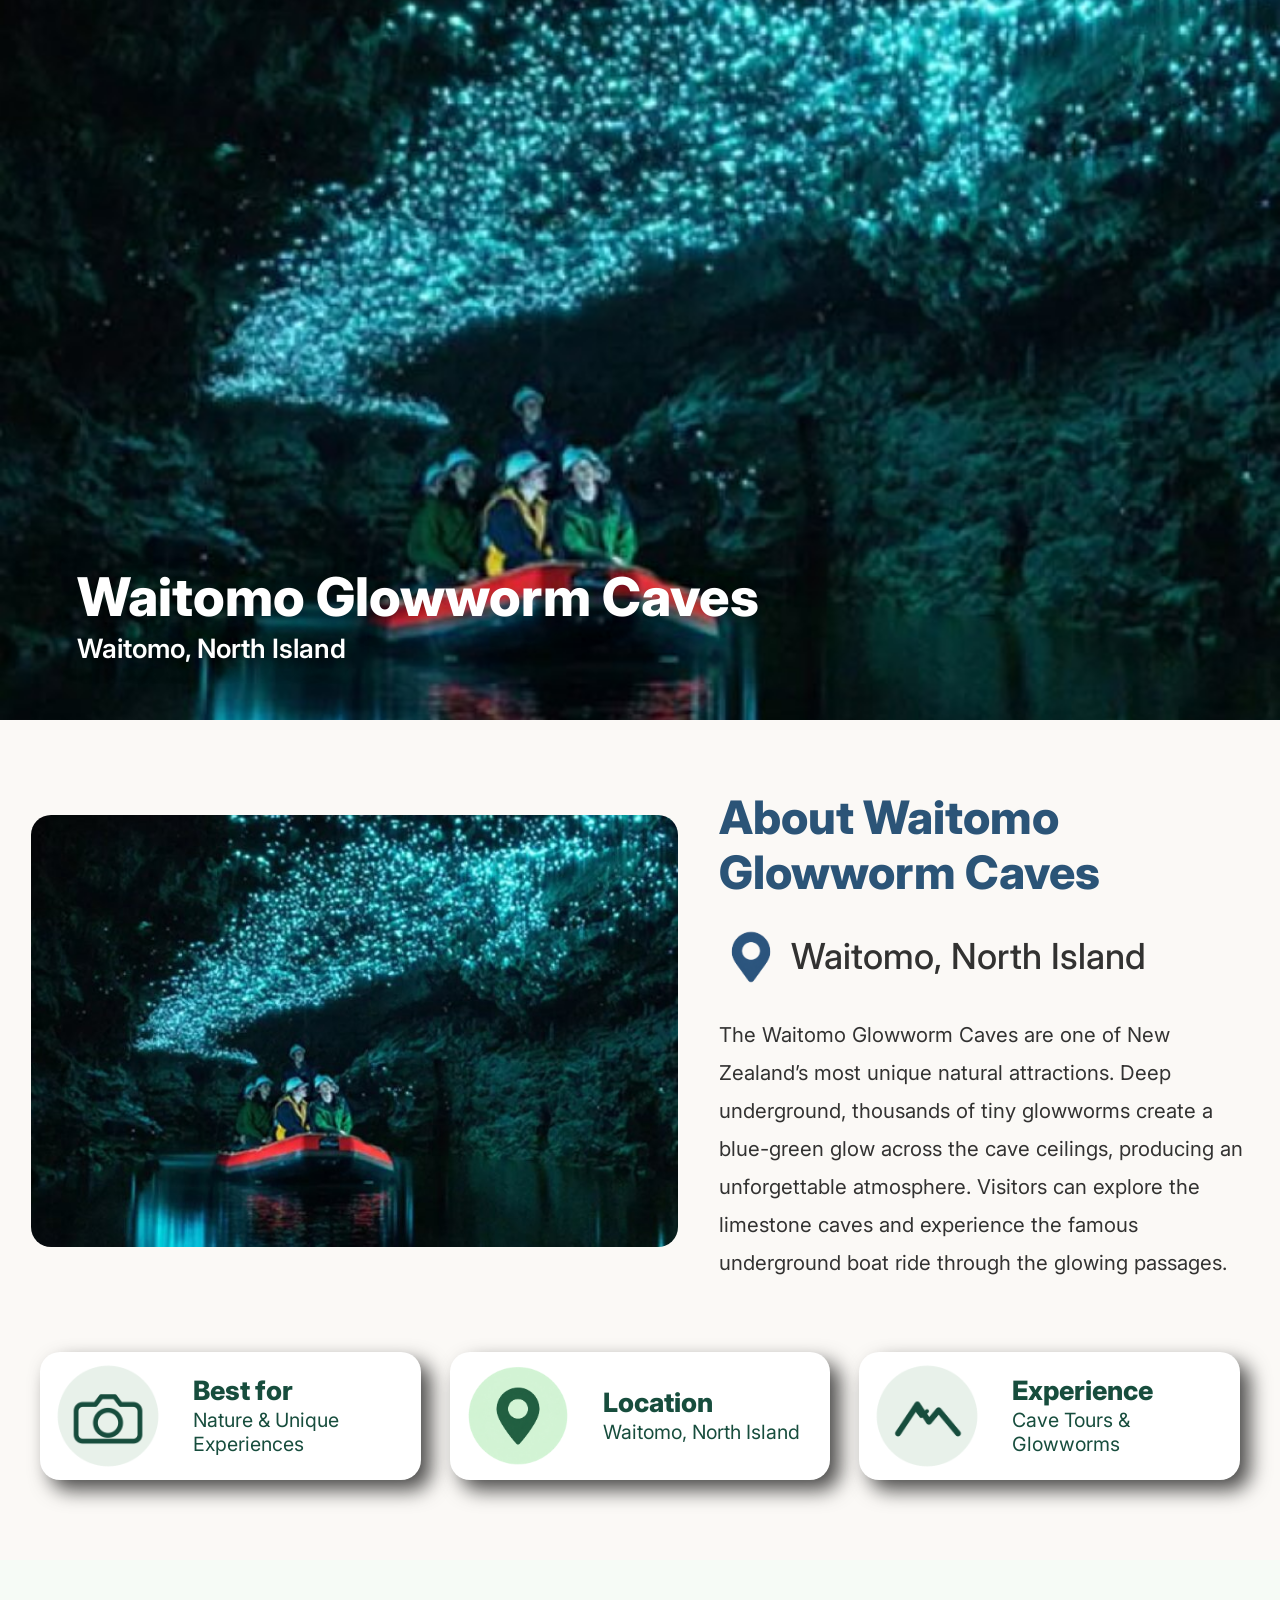
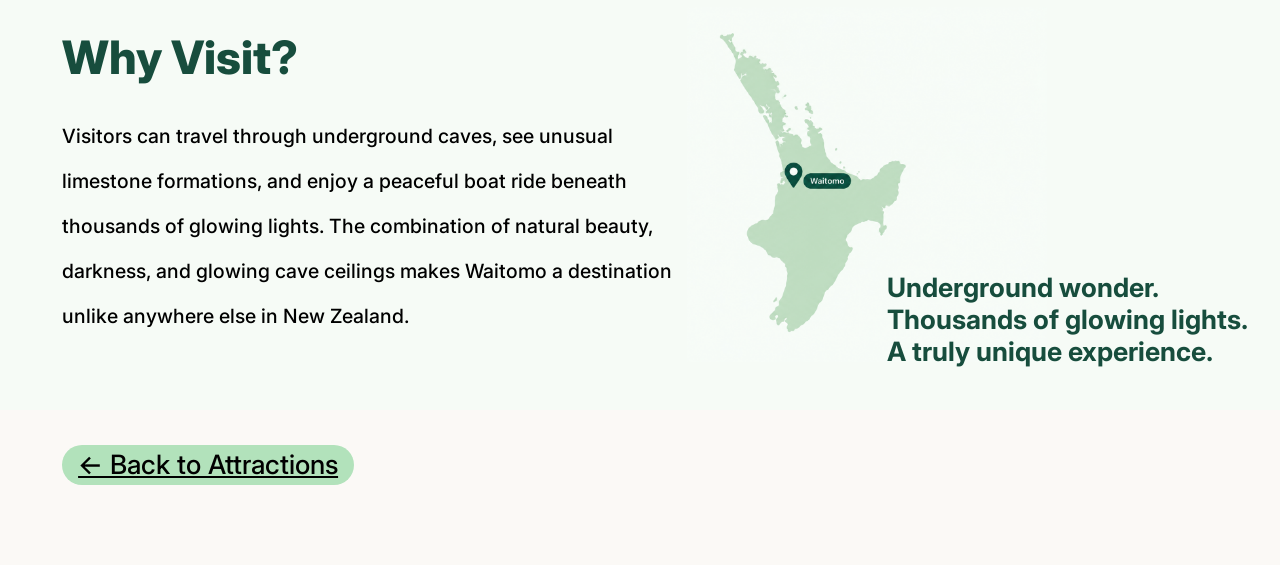
<file: waitomo.html>
<!DOCTYPE html>
<html lang="en">

<head>
    <meta charset="UTF-8">
    <meta name="viewport" content="width=device-width, initial-scale=1.0">

    <title>Waitomo Glowworm Caves</title>

    <link rel="stylesheet" href="style.css">

    <link
        href="https://fonts.googleapis.com/css2?family=Inter:wght@400;500;600;800;900&display=swap"
        rel="stylesheet"
    >
</head>

<body>

    <!-- Waitomo Hero Section -->
    <section class="detail-hero">

        <img
            src="image/Waitomo-Glowworm-Caves.jpg"
            alt="Waitomo Glowworm Caves"
            class="detail-hero-image"
        >

        <div class="detail-hero-text">
            <h1>Waitomo Glowworm Caves</h1>
            <p>Waitomo, North Island</p>
        </div>

    </section>


    <!-- About Waitomo -->
    <section class="detail-about">

        <img
            class="detail-about-image"
            src="image/Waitomo-Glowworm-Caves.jpg"
            alt="Waitomo Glowworm Caves"
        >

        <div class="detail-about-content">

            <h2>About Waitomo Glowworm Caves</h2>

            <div class="detail-about-location">

                <img
                    src="image/blue-location-image.png"
                    alt="Location icon"
                >

                <p>Waitomo, North Island</p>

            </div>

            <p class="detail-about-description">
                The Waitomo Glowworm Caves are one of New
                Zealand’s most unique natural attractions. Deep
                underground, thousands of tiny glowworms create a
                blue-green glow across the cave ceilings, producing
                an unforgettable atmosphere. Visitors can explore
                the limestone caves and experience the famous
                underground boat ride through the glowing
                passages.
            </p>

        </div>

    </section>


    <!-- Waitomo Information Cards -->
    <section class="detail-info-cards">

        <div class="detail-info-card">

            <img
                src="image/camera.png"
                alt="Camera icon"
                class="detail-info-icon"
            >

            <div class="detail-info-text">
                <h3>Best for</h3>
                <p>Nature &amp; Unique Experiences</p>
            </div>

        </div>


        <div class="detail-info-card">

            <img
                src="image/location.png"
                alt="Location icon"
                class="detail-info-icon"
            >

            <div class="detail-info-text">
                <h3>Location</h3>
                <p>Waitomo, North Island</p>
            </div>

        </div>


        <div class="detail-info-card">

            <img
                src="image/mountain.png"
                alt="Mountain icon"
                class="detail-info-icon"
            >

            <div class="detail-info-text">
                <h3>Experience</h3>
                <p>Cave Tours &amp; Glowworms</p>
            </div>

        </div>

    </section>


    <!-- Why Visit Section -->
    <section class="why-visit-section">

        <div class="why-visit-content">

            <div class="why-visit-text">

                <h2>Why Visit?</h2>

                <p>
                    Visitors can travel through underground caves,
                    see unusual limestone formations, and enjoy a
                    peaceful boat ride beneath thousands of glowing
                    lights. The combination of natural beauty,
                    darkness, and glowing cave ceilings makes
                    Waitomo a destination unlike anywhere else in
                    New Zealand.
                </p>

            </div>


            <div class="why-visit-map-area">

                <img
                    src="image/map-for-Waitomo-Glowworm-Caves.png"
                    alt="Map showing Waitomo Glowworm Caves"
                    class="why-visit-map waitomo-map"
                >

                <p class="why-visit-slogan">
                    Underground wonder.<br>
                    Thousands of glowing lights.<br>
                    A truly unique experience.
                </p>

            </div>

        </div>

    </section>


    <!-- Back to Attractions -->
    <div class="back-button-container">

        <a class="back-to-attractions" href="index.html#attractions">
            ← Back to Attractions
        </a>

    </div>

</body>

</html>
</file>
<file: style.css>
/* Main stylesheet for the New Zealand tourist attractions website */
* {
    box-sizing: border-box;
}

html {
    scroll-behavior: smooth;
}

body {
    margin: 0;
    font-family: Arial, Helvetica, sans-serif;
    background-color: #fbf9f6;
    color: #333333;
    overflow-x: hidden;
}

h1,
h2,
h3,
p {
    margin-top: 0;
}



/* Hero section - matches the Figma desktop design */
.hero-section {
    position: relative;
    width: 100%;
    max-width: 1440px;
    height: min(720px, 50vw);
    margin: 0 auto;
    background-image: url("image/title.jpg");
    background-size: cover;
    background-position: center;
    background-repeat: no-repeat;
    overflow: hidden;
}


/* Main heading scales slightly on different desktop screen sizes */
.hero-title {
    position: absolute;
    left: 6.67%;
    top: 34.86%;
    width: 86%;  
    margin: 0;
    font-family: "Inter", Arial, sans-serif;
    font-size: clamp(48px, 6.25vw, 90px);
    font-weight: 800;
    line-height: 1.05;
    color: #FFFFFF;
    text-shadow: 0 4px 25px rgba(0, 0, 0, 0.6);
}


/* Keeps the title on the same two lines as the Figma design */
.hero-title span {
    display: block;
    white-space: nowrap;
}

.hero-subtitle {
    position: absolute;
    left: 6.67%;
    top: 68%;
    width: 56%;
    margin: 0;
    font-family: "Inter", Arial, sans-serif;
    font-size: clamp(18px, 2.08vw, 30px);
    font-weight: 600;
    line-height: 1.2;
    color: #FFFFFF;
    text-shadow: 0 4px 20px rgba(0, 0, 0, 0.8);
}



/* Discover Aotearoa Section */
.discover-section {
    width: 100%;
    max-width: 1440px;
    margin: 0 auto;
}

.discover-content {
    width: calc(100% - 12%);
    max-width: 1227px;
    margin: 0 auto;
    padding-top: 55px;
    padding-bottom: 70px;
    display: grid;
    grid-template-columns: 47% 1fr;
    column-gap: 6%;
    align-items: start;
}


/* Left text */
.discover-text h2 {
    margin: 0 0 22px 0;
    font-family: "Inter", Arial, sans-serif;
    font-size: 48px;
    font-weight: 800;
    color: #2B5477;
}

.discover-text p {
    width: 100%;
    margin: 0;
    font-family: "Inter", Arial, sans-serif;
    font-size: 24px;
    font-weight: 400;
    line-height: 34px;
    color: #000000;
}


/* Right statistics */
.discover-stats {
    display: grid;
    grid-template-columns: repeat(3, 1fr);
    gap: 6%;
}

.stat-item {
    width: 100%;
    text-align: center;
}

.stat-item img {
    display: block;
    width: min(150px, 100%);
    aspect-ratio: 1 / 1;
    margin: 0 auto;  
}

.stat-number {
    margin: 0;
    font-family: "Inter", Arial, sans-serif;
    font-size: 48px;
    font-weight: 800;
    line-height: 58px;
    color: #2B5477;
}

.stat-endless {
    font-size: 40px;
}

.stat-label {
    margin: 0;
    font-family: "Inter", Arial, sans-serif;
    font-size: 24px;
    font-weight: 500;
    line-height: 34px;
    color: #000000;
    white-space: nowrap;
}



/* Five Classic Attractions Section */
.attractions-section {
    width: 100%;
    max-width: 1440px;
    margin: 0 auto;
    background-color: #F6F3EB;
    border-radius: 40px;
    box-shadow: 20px 4px 30px 5px rgba(0, 0, 0, 1);
    padding-top: 37px;
    padding-bottom: 100px;
}


/* Attractions section heading */
.attractions-title {
    margin: 0;
    text-align: center;
    font-family: "Inter", Arial, sans-serif;
    font-size: 64px;
    font-weight: 900;
    line-height: normal;
    color: #2B5477;
}


/* Attraction Cards */
.place {
    width: calc(100% - 9.4%);
    max-width: 1369px;
    margin: 0 auto;
}


/* Image left, text right */
.place-one,
.place-three,
.place-five {
    margin-top: 180px;
    display: grid;
    grid-template-columns: 42% 1fr;
    column-gap: 3%;
    align-items: start;
}


/* Text left, image right */
.place-two,
.place-four {
    margin-top: 180px;
    display: grid;
    grid-template-columns: 1fr 42%;
    column-gap: 3%;
    align-items: start;
}


/* Attraction image */
.place-image {
    width: 100%;
    aspect-ratio: 575 / 383;
    display: block;
    object-fit: cover;
    margin-top: 30px;
}


/* Attraction information */
.place-info {
    min-width: 0;
    padding-left: 30px;
}


/* Number and title */
.place-heading {
    display: flex;
    align-items: center;
    gap: 18px;
}

.place-number {
    width: clamp(58px, 5.9vw, 85px);
    aspect-ratio: 1 / 1;
    flex-shrink: 0;
    display: flex;
    align-items: center;
    justify-content: center;
    border-radius: 26px;
    background-color: #2B5477;
    font-family: "Inter", Arial, sans-serif;
    font-size: clamp(38px, 3.75vw, 54px);
    font-weight: 800;
    color: #FFFFFF;
}

.place-heading h3 {
    margin: 0;
    font-family: "Inter", Arial, sans-serif;
    font-size: clamp(32px, 3.6vw, 52px);
    font-weight: 800;
    line-height: normal;
    color: #2B5477;
}


/* Location */
.place-location {
    margin-top: 12px;
    display: flex;
    align-items: center;
    gap: 10px;
}

.place-location img {
    width: 38px;
    height: auto;
    display: block;
}

.place-location p {
    margin: 0;
    font-family: "Inter", Arial, sans-serif;
    font-size: clamp(25px, 2.8vw, 40px);
    font-weight: 500;
    color: rgba(0, 0, 0, 0.8);
}


/* Description */
.place-description {
    width: 100%;
    margin-top: 35px;
    margin-bottom: 0;
    font-family: "Inter", Arial, sans-serif;
    font-size: clamp(25px, 2.8vw, 40px);
    font-weight: 500;
    line-height: 1.2;
    color: rgba(0, 0, 0, 0.8);
}


/* Tags */
.place-tags {
    margin-top: 28px;
    display: flex;
    align-items: center;
    gap: 20px;
}

.tag {
    display: inline-flex;
    align-items: center;
    justify-content: center;
    padding: 4px 16px;
    border-radius: 20px;
    font-family: "Inter", Arial, sans-serif;
    font-size: clamp(28px, 3.1vw, 45px);
    font-weight: 500;
    line-height: 1;
    color: #000000;
}


/* Attraction tag colours */
.tag-nature {
    background-color: #89BEEC;
}

.tag-adventure {
    background-color: #B2E2BB;
}

.tag-culture {
    background-color: #F4C97A;
}

.tag-family {
    background-color: #C8B6E8;
}

.tag-unique {
    background-color: #E6B7DF;
}

.tag-relaxation {
    background-color: #F3B6A8;
}


/* Learn More link */
.learn-more {
    display: inline-block;
    margin-top: 17px;
    font-family: "Inter", Arial, sans-serif;
    font-size: clamp(26px, 2.8vw, 40px);
    font-weight: 500;
    color: #000000;
    text-decoration: none;
}

.learn-more span {
    text-decoration: underline;
}

.learn-more:hover {
    opacity: 0.7;
}



/* Where Are They Section */
.location-section {
    width: 100%;
    max-width: 1440px;
    height: 450px;
    margin: 100px auto 0;
    background-color: #F0F9EB;
}


/* Main layout */
.location-content {
    width: calc(100% - 9.2%);
    height: 100%;
    margin: 0 auto;
    display: grid;
    grid-template-columns: 52% 48%;
    align-items: center;
}


/* Left side */
.location-list h2 {
    margin: 0 0 36px 0;
    font-family: "Inter", Arial, sans-serif;
    font-size: clamp(36px, 3.6vw, 52px);
    font-weight: 800;
    line-height: 1.1;
    color: #174D3D;
}


/* Individual location row */
.location-item {
    display: flex;
    align-items: center;
    gap: 18px;
    margin-bottom: 8px;
}

.location-item img {
    width: 48px;
    height: 48px;
    flex-shrink: 0;
}

.location-item p {
    margin: 0;
    font-family: "Inter", Arial, sans-serif;
    font-size: clamp(20px, 2.1vw, 30px);
    line-height: 1.2;
    white-space: nowrap;
}

.location-item strong {
    font-weight: 800;
    color: #174D3D;
}

.location-item span {
    font-weight: 500;
    color: #000000;
}


/* Right side */
.location-map-area {
    position: relative;
    height: 100%;
}

.all-places-map {
    position: absolute;
    width: min(406px, 65%);
    height: auto;
    top: 0;
    left: 0;
    display: block;
}


/* Bottom right slogan */
.location-slogan {
    position: absolute;
    right: -50px;
    bottom: 70px;
    margin: 0;
    font-family: "Inter", Arial, sans-serif;
    font-size: clamp(21px, 2.1vw, 30px);
    font-weight: 700;
    line-height: 1.2;
    color: #174D3D;
}



/* Travel Tips Section */
.travel-tips-section {
    width: calc(100% - 6.2%);
    max-width: 1351px;
    margin: 100px auto 0;
    padding-bottom: 100px;
}


/* Travel Tips heading */
.travel-tips-title {
    margin: 0 0 69px 0;
    text-align: center;
    font-family: "Inter", Arial, sans-serif;
    font-size: clamp(44px, 4.45vw, 64px);
    font-weight: 900;
    line-height: 1.2;
    color: #2B5477;
}


/* Three tip cards */
.travel-tips-cards {
    display: grid;
    grid-template-columns: repeat(3, 1fr);
    gap: 29px;
}


/* Individual card */
.travel-tip-card {
    height: 174px;
    display: flex;
    align-items: center;
    background-color: #FFFFFF;
    border-radius: 20px;
    box-shadow: 10px 10px 20px 0 rgba(0, 0, 0, 0.7);
    overflow: hidden;
}


/* Tip icon */
.travel-tip-icon {
    width: 126px;
    height: 126px;
    flex-shrink: 0;
    object-fit: contain;
}


/* Tip text */
.travel-tip-text {
    padding-right: 20px;
}


/* Card heading */
.travel-tip-text h3 {
    margin: 0 0 5px 0;
    font-family: "Inter", Arial, sans-serif;
    font-size: clamp(18px, 1.74vw, 25px);
    font-weight: 800;
    line-height: 1.2;
    color: #174D3D;
}


/* Card description */
.travel-tip-text p {
    margin: 0;
    font-family: "Inter", Arial, sans-serif;
    font-size: clamp(12px, 1.04vw, 15px);
    font-weight: 400;
    line-height: 23px;
    color: #174D3D;
}



/* Detail Page Hero Section */
.detail-hero {
    position: relative;
    width: 100%;
    max-width: 1440px;
    height: 720px;
    margin: 0 auto;
    overflow: hidden;
}

.detail-hero-image {
    width: 100%;
    height: 100%;
    display: block;
    object-fit: cover;
}


/* Hero text */
.detail-hero-text {
    position: absolute;
    left: 6%;
    bottom: 55px;
}

.detail-hero-text h1 {
    margin: 0;
    font-family: "Inter", Arial, sans-serif;
    font-size: clamp(42px, 4.17vw, 60px);
    font-weight: 800;
    line-height: 1.1;
    color: #FFFFFF;
    text-shadow: 0 4px 25px rgba(0, 0, 0, 0.6);
}

.detail-hero-text p {
    margin: 6px 0 0 0;
    font-family: "Inter", Arial, sans-serif;
    font-size: clamp(22px, 2.08vw, 30px);
    font-weight: 600;
    line-height: 1.2;
    color: #FFFFFF;
    text-shadow: 0 4px 20px rgba(0, 0, 0, 0.8);
}



/* Detail Page About Section */
.detail-about {
    width: calc(100% - 4.8%);
    max-width: 1325px;
    margin: 70px auto 0;
    display: grid;
    grid-template-columns: 53.1% 1fr;
    column-gap: 3.4%;
    align-items: start;
}


/* Attraction image */
.detail-about-image {
    width: 100%;
    aspect-ratio: 704 / 470;
    display: block;
    object-fit: cover;
    border-radius: 20px;
    margin-top: 25px;
}


/* Right content */
.detail-about-content {
    min-width: 0;
}


/* About heading */
.detail-about-content h2 {
    margin: 0;
    font-family: "Inter", Arial, sans-serif;
    font-size: clamp(36px, 3.6vw, 52px);
    font-weight: 800;
    line-height: 1.2;
    color: #2B5477;
}


/* Location row */
.detail-about-location {
    margin-top: 24px;
    display: flex;
    align-items: center;
    gap: 8px;
}

.detail-about-location img {
    width: 64px;
    height: 64px;
    flex-shrink: 0;
}

.detail-about-location p {
    margin: 0;
    font-family: "Inter", Arial, sans-serif;
    font-size: clamp(28px, 2.8vw, 40px);
    font-weight: 500;
    line-height: 1.2;
    color: rgba(0, 0, 0, 0.8);
    white-space: nowrap;
}


/* Description */
.detail-about-description {
    margin: 27px 0 0 0;
    font-family: "Inter", Arial, sans-serif;
    font-size: clamp(17px, 1.6vw, 23px);
    font-weight: 400;
    line-height: 38px;
    color: rgba(0, 0, 0, 0.8);
}



/* Detail Page Information Cards */
.detail-info-cards {
    width: calc(100% - 6.2%);
    max-width: 1351px;
    margin: 70px auto 0;
    display: grid;
    grid-template-columns: repeat(3, 1fr);
    gap: 29px;
}


/* Individual information card */
.detail-info-card {
    height: 128px;
    display: flex;
    align-items: center;
    padding-left: 10px;
    background-color: #FFFFFF;
    border-radius: 20px;
    box-shadow: 10px 10px 20px 0 rgba(0, 0, 0, 0.7);
}


/* Card icon */
.detail-info-icon {
    width: 116px;
    height: 116px;
    flex-shrink: 0;
    object-fit: contain;
}

.detail-info-text {
    margin-left: 27px;
    min-width: 0;
}


/* Card heading */
.detail-info-text h3 {
    margin: 0;
    font-family: "Inter", Arial, sans-serif;
    font-size: clamp(22px, 2.08vw, 30px);
    font-weight: 800;
    line-height: 1.2;
    color: #174D3D;
}


/* Card description */
.detail-info-text p {
    margin: 2px 0 0 0;
    font-family: "Inter", Arial, sans-serif;
    font-size: clamp(16px, 1.53vw, 22px);
    font-weight: 400;
    line-height: 1.2;
    color: #174D3D;
}



/* Why Visit Section */
.why-visit-section {
    width: 100%;
    max-width: 1440px;
    height: 450px;
    margin: 80px auto 0;
    background-color: #F6FBF6;
}


/* Main layout */
.why-visit-content {
    width: calc(100% - 9.7%);
    height: 100%;
    margin: 0 auto;
    display: grid;
    grid-template-columns: 55% 45%;
    align-items: center;
}


/* Left side */
.why-visit-text h2 {
    margin: 0 0 28px 0;
    font-family: "Inter", Arial, sans-serif;
    font-size: clamp(36px, 3.6vw, 52px);
    font-weight: 800;
    line-height: 1.2;
    color: #174D3D;
}

.why-visit-text p {
    max-width: 707px;
    margin: 0;
    font-family: "Inter", Arial, sans-serif;
    font-size: clamp(17px, 1.53vw, 22px);
    font-weight: 500;
    line-height: 45px;
    color: #000000;
}


/* Right side */
.why-visit-map-area {
    position: relative;
    height: 100%;
}


/* Detail page maps */
.why-visit-map {
    position: absolute;
    width: 360px;
    height: 450px;
    top: 0;
    object-fit: contain;
}

.milford-map {
    left: -10px;
}

.hobbiton-map {
    left: -52px;
}

.waitomo-map {
    left: -11px;
}

.rotorua-map {
    left: 4px;
}

.mount-cook-map {
    left: -4px;
}


/* Right-side slogan */
.why-visit-slogan {
    position: absolute;
    right: -30px;
    bottom: 42px;
    margin: 0;
    font-family: "Inter", Arial, sans-serif;
    font-size: clamp(22px, 2.08vw, 30px);
    font-weight: 700;
    line-height: 1.2;
    color: #174D3D;
}



/* Back to Attractions Button */
.back-button-container {
    width: calc(100% - 9.7%);
    max-width: 1300px;
    margin: 35px auto 80px;
}

.back-to-attractions {
    display: inline-block;
    padding: 4px 16px;
    background-color: #B2E2BB;
    border-radius: 20px;
    font-family: "Inter", Arial, sans-serif;
    font-size: clamp(22px, 2.08vw, 30px);
    font-weight: 500;
    line-height: 1.2;
    color: #000000;
    text-decoration: underline;
    transition: 0.2s ease;
}

.back-to-attractions:hover {
    opacity: 0.8;
}
</file>
